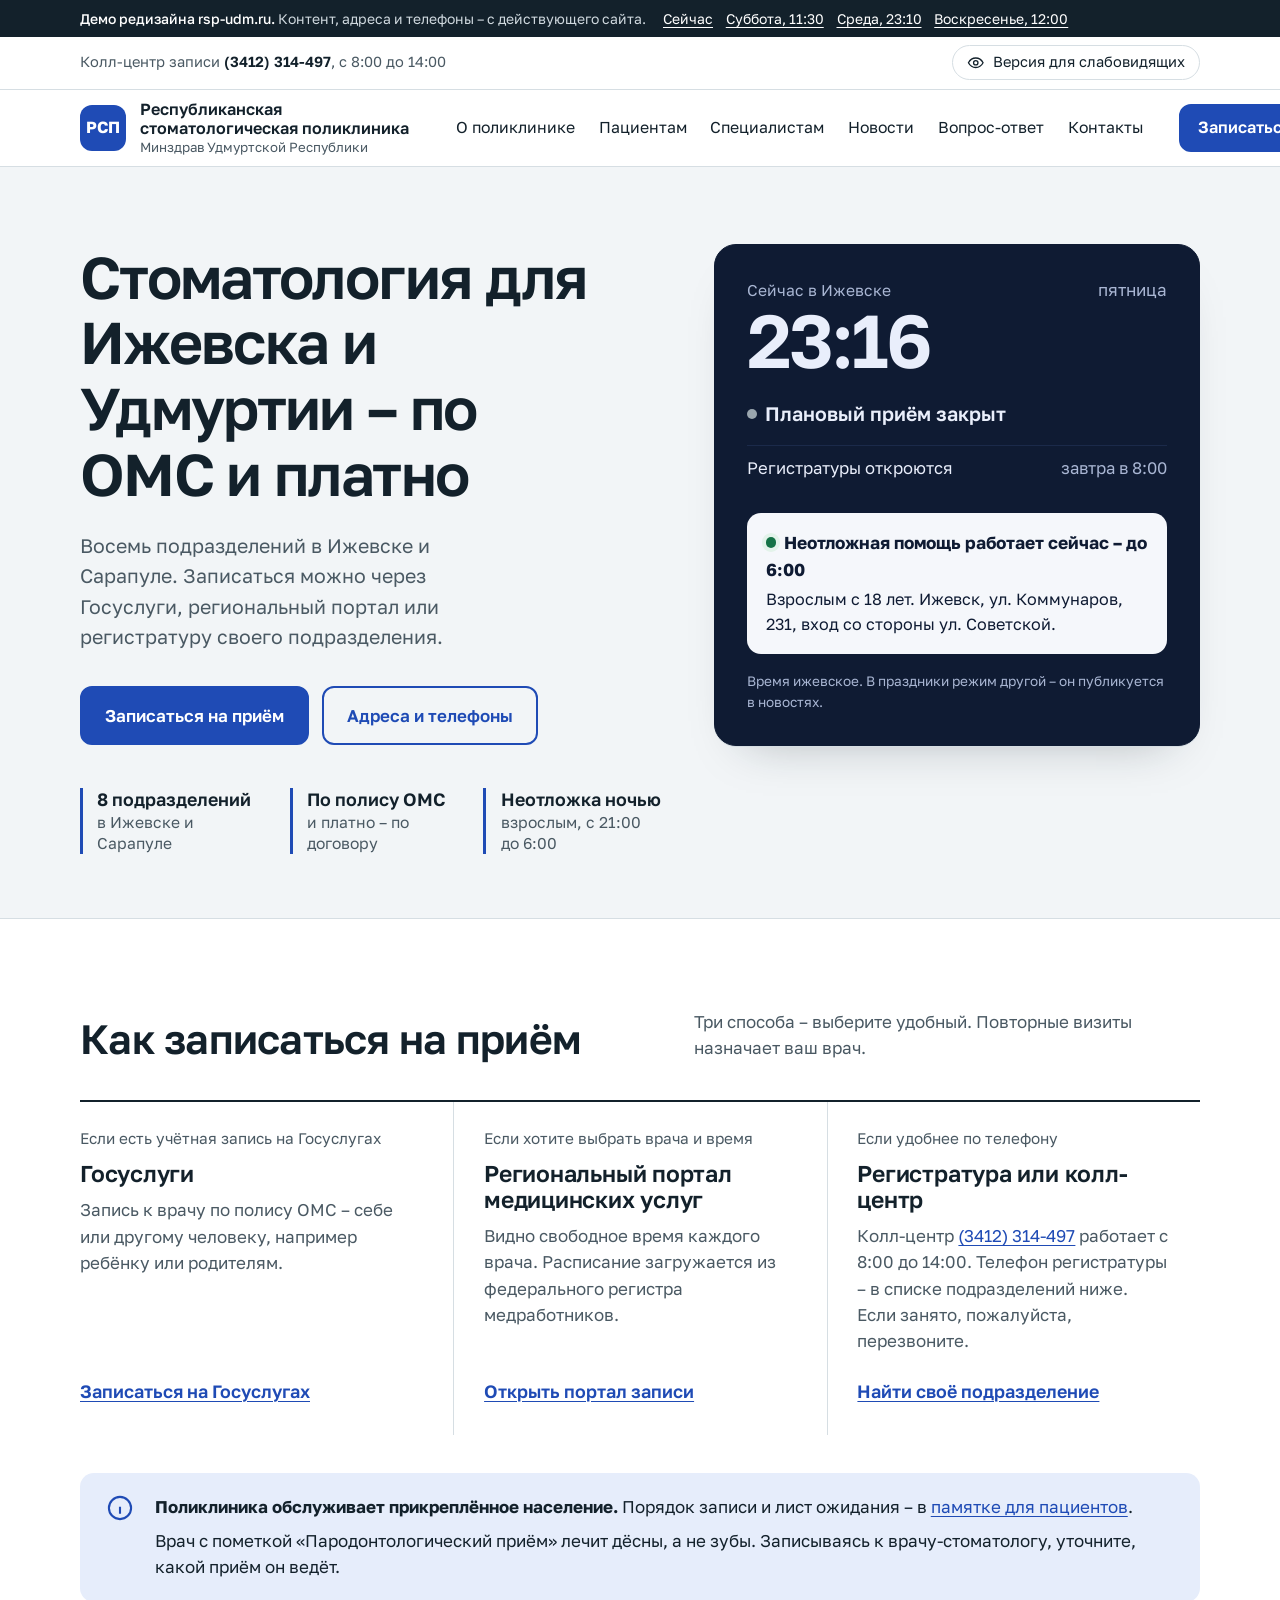
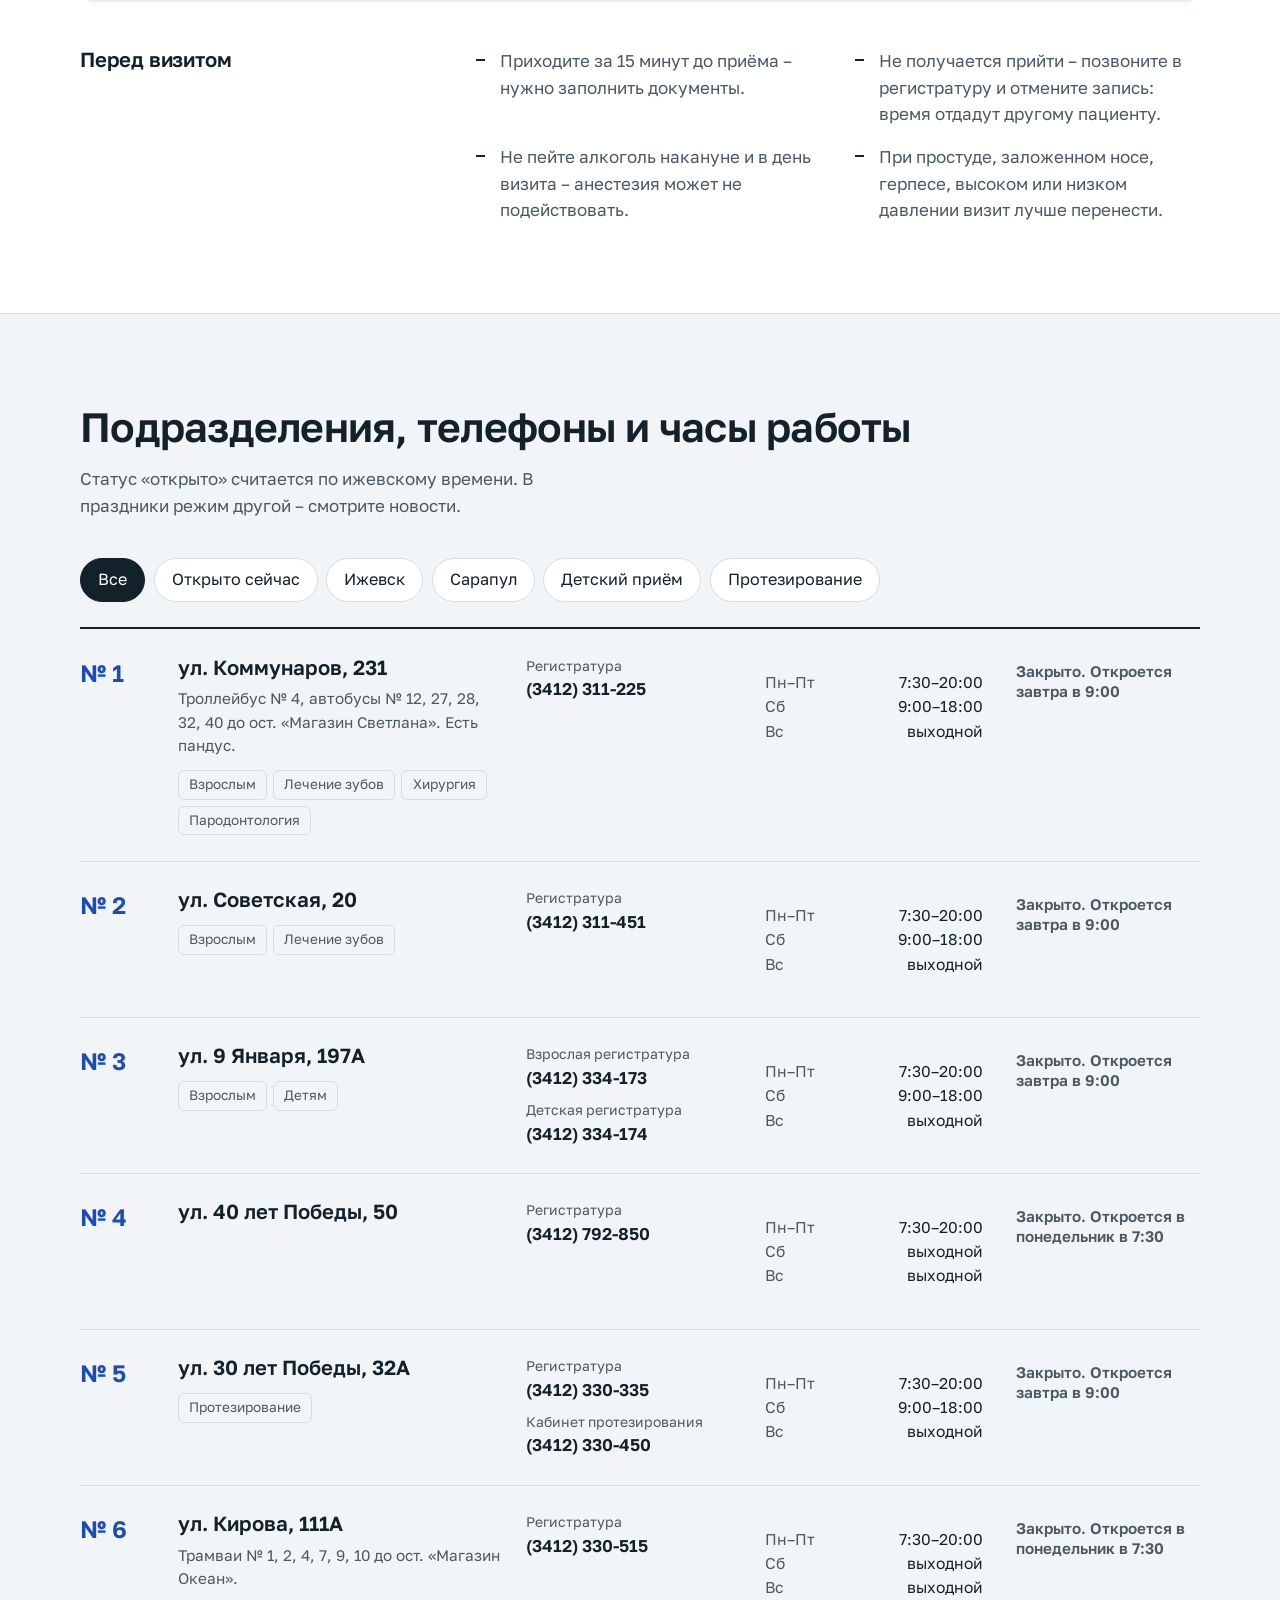
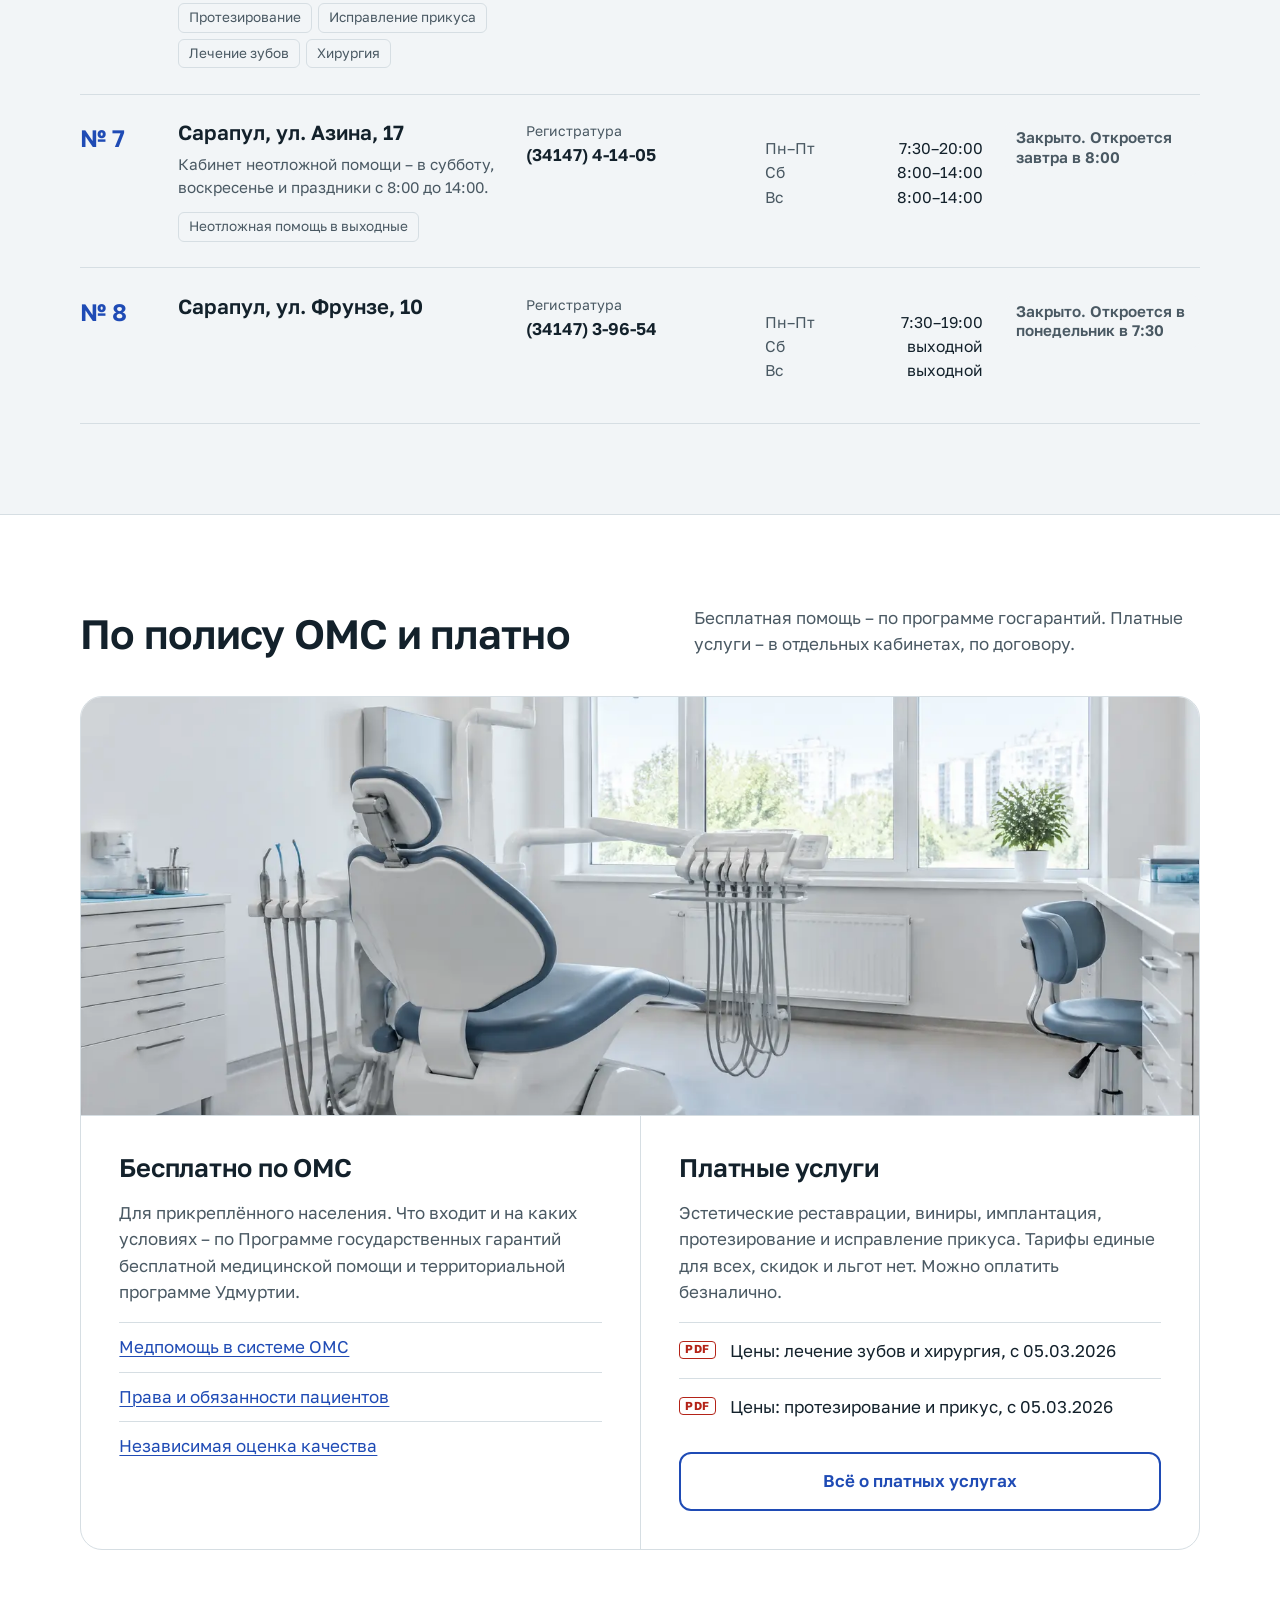
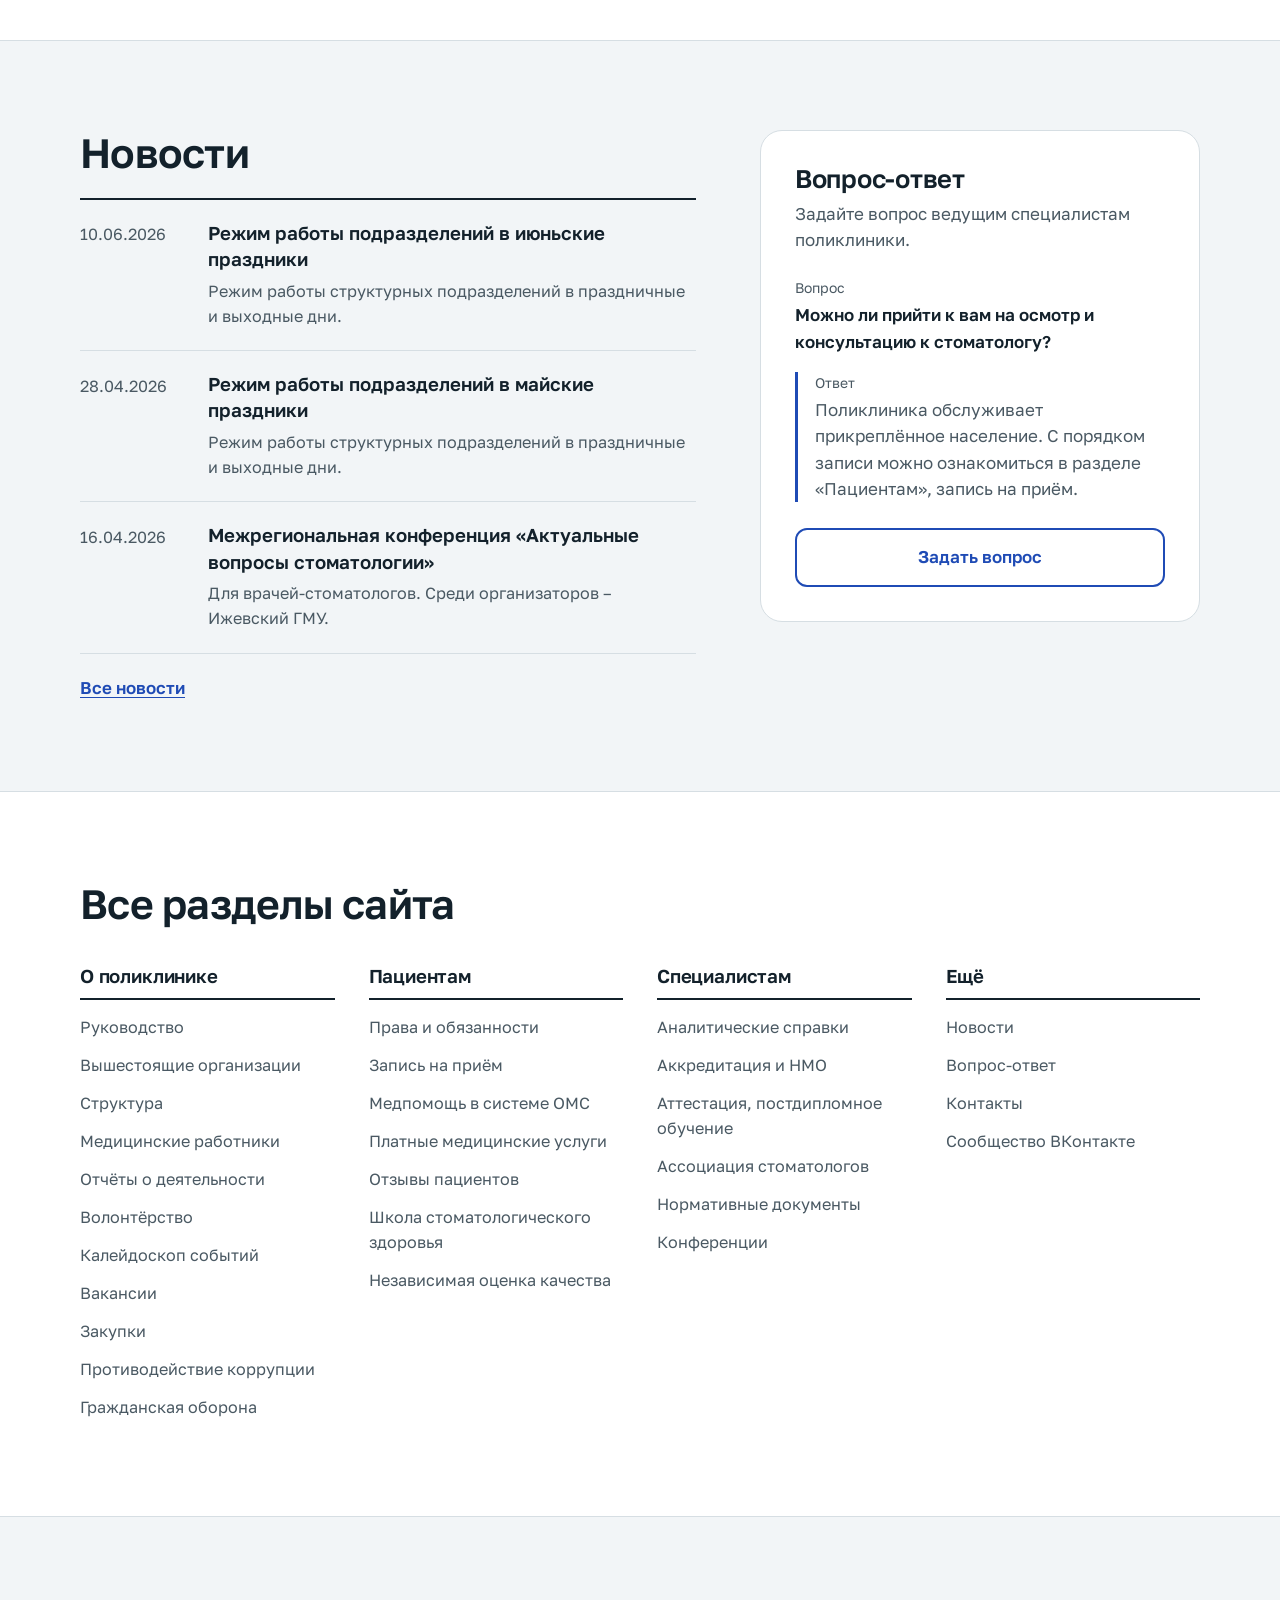
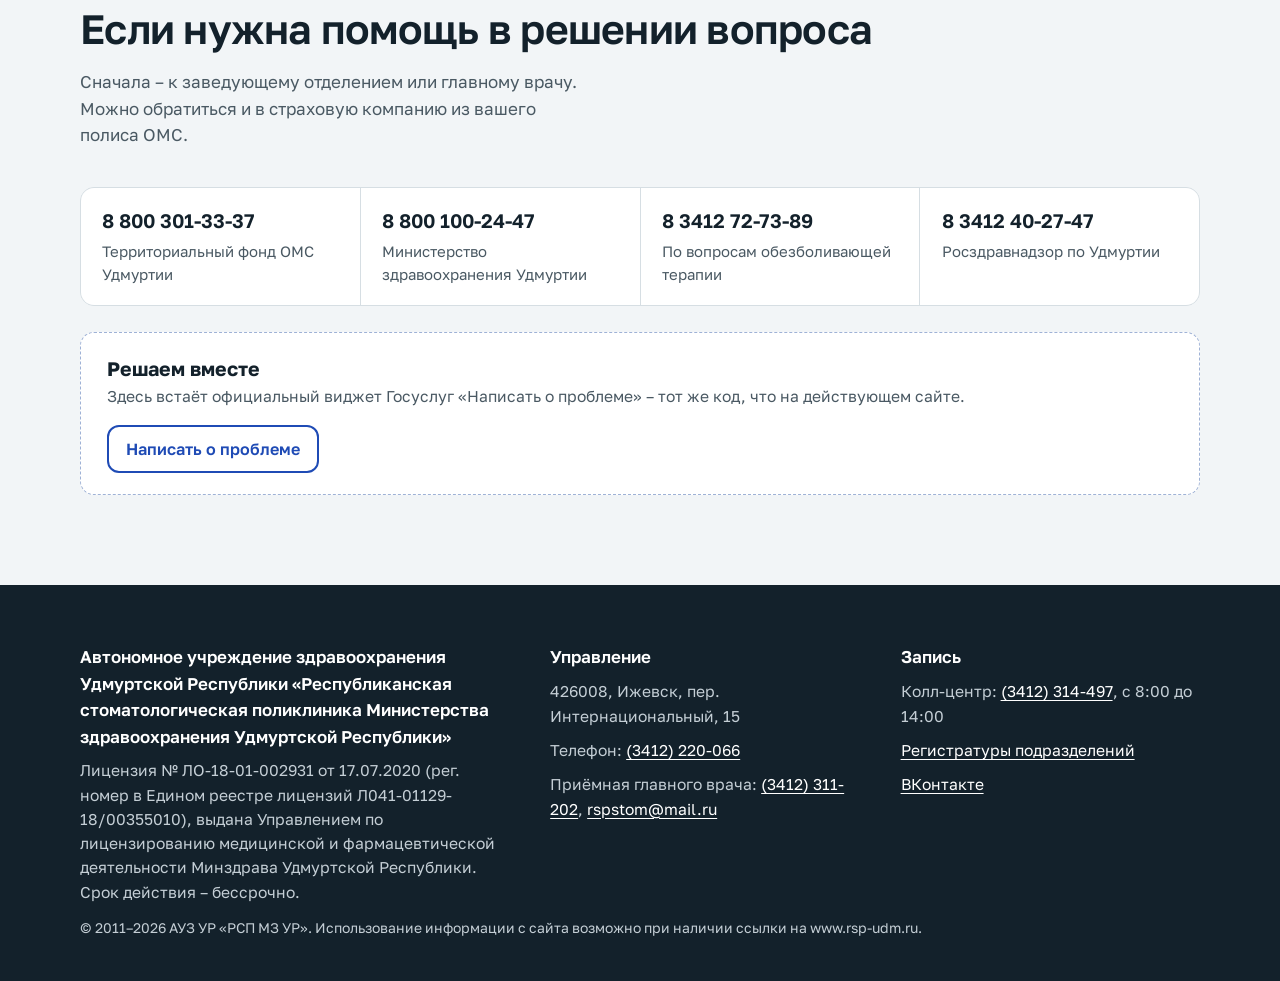
<file: index.html>
<!doctype html>
<html lang="ru">
<head>
<meta charset="utf-8">
<meta name="viewport" content="width=device-width, initial-scale=1">
<title>Республиканская стоматологическая поликлиника – Ижевск</title>
<meta name="description" content="Республиканская стоматологическая поликлиника Минздрава Удмуртии: 8 подразделений в Ижевске и Сарапуле, приём по ОМС и платно, неотложная помощь ночью. Адреса, телефоны, запись.">
<meta name="robots" content="noindex, nofollow">
<link rel="icon" href="data:image/svg+xml,%3Csvg xmlns='http://www.w3.org/2000/svg' viewBox='0 0 32 32'%3E%3Crect width='32' height='32' rx='8' fill='%231f4bb5'/%3E%3Ctext x='16' y='21' font-family='Arial' font-weight='700' font-size='11' fill='%23fff' text-anchor='middle'%3EРСП%3C/text%3E%3C/svg%3E">
<link rel="preconnect" href="https://fonts.googleapis.com">
<link rel="preconnect" href="https://fonts.gstatic.com" crossorigin>
<link href="https://fonts.googleapis.com/css2?family=Golos+Text:wght@400;500;600;700&display=swap" rel="stylesheet">
<link rel="stylesheet" href="style.css">
</head>
<body>

<div class="demo" data-demo>
  <div class="wrap">
    <span><b>Демо редизайна rsp-udm.ru.</b> Контент, адреса и телефоны – с действующего сайта.</span>
    <nav aria-label="Посмотреть табличку в другое время">
      <a href="index.html">Сейчас</a>
      <a href="index.html?t=11:30&amp;d=6">Суббота, 11:30</a>
      <a href="index.html?t=23:10&amp;d=3">Среда, 23:10</a>
      <a href="index.html?t=12:00&amp;d=0">Воскресенье, 12:00</a>
    </nav>
  </div>
</div>

<div class="util">
  <div class="wrap">
    <p class="util__call">Колл-центр записи <a href="tel:+73412314497" class="num">(3412) 314-497</a>, с 8:00 до 14:00</p>
    <div class="a11y-panel" aria-label="Настройки для слабовидящих">
      <span>Шрифт</span>
      <button type="button" data-scale="1.1" aria-pressed="false" aria-label="Шрифт крупнее">А</button>
      <button type="button" data-scale="1.25" aria-pressed="false" aria-label="Шрифт ещё крупнее" style="font-size:1.15em">А</button>
      <button type="button" data-scale="1.45" aria-pressed="false" aria-label="Самый крупный шрифт" style="font-size:1.3em">А</button>
      <button type="button" data-contrast aria-pressed="true">Чёрным на белом</button>
      <button type="button" data-noimg aria-pressed="false">Без картинок</button>
    </div>
    <button type="button" class="a11y-btn" data-a11y aria-pressed="false">
      <svg viewBox="0 0 24 24" fill="none" stroke="currentColor" stroke-width="1.8" aria-hidden="true"><path d="M2 12s3.5-6.5 10-6.5S22 12 22 12s-3.5 6.5-10 6.5S2 12 2 12Z"/><circle cx="12" cy="12" r="3"/></svg>
      <span>Версия для слабовидящих</span>
    </button>
  </div>
</div>

<header class="head">
  <div class="wrap">
    <a class="mark" href="index.html" aria-label="Республиканская стоматологическая поликлиника – на главную">
      <span class="mark__sq" aria-hidden="true">РСП</span>
      <span class="mark__txt">Республиканская стоматологическая поликлиника<small>Минздрав Удмуртской Республики</small></span>
    </a>
    <nav class="nav" aria-label="Основное меню">
      <a href="https://rsp-udm.ru/o_poliklinike.htm">О поликлинике</a>
      <a href="https://rsp-udm.ru/patsientam.htm">Пациентам</a>
      <a href="https://rsp-udm.ru/spetsialistam.htm">Специалистам</a>
      <a href="https://rsp-udm.ru/news.htm">Новости</a>
      <a href="https://rsp-udm.ru/faq.html">Вопрос-ответ</a>
      <a href="#podrazdeleniya">Контакты</a>
    </nav>
    <a class="btn btn--sm" href="#zapis">Записаться</a>
    <button type="button" class="menu-btn" data-menu aria-expanded="false">
      <svg width="20" height="20" viewBox="0 0 20 20" aria-hidden="true"><path d="M2 5h16M2 10h16M2 15h16" stroke="currentColor" stroke-width="2"/></svg>
      <span class="menu-btn__t">Меню</span>
    </button>
  </div>
</header>

<main id="main">

  <section class="hero" aria-labelledby="h1">
    <div class="wrap">
      <div>
        <h1 id="h1">Стоматология для Ижевска и Удмуртии – по ОМС и платно</h1>
        <p class="hero__lead">Восемь подразделений в Ижевске и Сарапуле. Записаться можно через Госуслуги, региональный портал или регистратуру своего подразделения.</p>
        <div class="hero__act">
          <a class="btn" href="#zapis">Записаться на приём</a>
          <a class="btn btn--ghost" href="#podrazdeleniya">Адреса и телефоны</a>
        </div>
        <ul class="hero__facts">
          <li><strong>8 подразделений</strong>в Ижевске и Сарапуле</li>
          <li><strong>По полису ОМС</strong>и платно – по договору</li>
          <li><strong>Неотложка ночью</strong>взрослым, с 21:00 до 6:00</li>
        </ul>
      </div>

      <aside class="board is-first" id="board" aria-live="polite" aria-label="Что открыто сейчас">
        <div class="board__top">
          <span class="board__label">Сейчас в Ижевске</span>
          <span class="board__day" data-day></span>
        </div>
        <p class="board__clock" data-clock>–:–</p>
        <p class="board__sum" data-sum></p>
        <ul class="board__list" data-list></ul>
        <div class="board__urgent" data-urgent></div>
        <p class="board__note" data-note></p>
      </aside>
    </div>
  </section>

  <section class="sec sec--white" id="zapis" aria-labelledby="zapis-h">
    <div class="wrap">
      <div class="sec__head">
        <h2 id="zapis-h">Как записаться на приём</h2>
        <p>Три способа – выберите удобный. Повторные визиты назначает ваш врач.</p>
      </div>
      <div class="ways">
        <article class="way">
          <p class="way__for">Если есть учётная запись на Госуслугах</p>
          <h3>Госуслуги</h3>
          <p>Запись к врачу по полису ОМС – себе или другому человеку, например ребёнку или родителям.</p>
          <p class="way__go"><a href="https://www.gosuslugi.ru/" rel="noopener">Записаться на Госуслугах</a></p>
        </article>
        <article class="way">
          <p class="way__for">Если хотите выбрать врача и время</p>
          <h3>Региональный портал медицинских услуг</h3>
          <p>Видно свободное время каждого врача. Расписание загружается из федерального регистра медработников.</p>
          <p class="way__go"><a href="https://portal18.is-mis.ru/" rel="noopener">Открыть портал записи</a></p>
        </article>
        <article class="way">
          <p class="way__for">Если удобнее по телефону</p>
          <h3>Регистратура или колл-центр</h3>
          <p>Колл-центр <a href="tel:+73412314497" class="num">(3412) 314-497</a> работает с 8:00 до 14:00. Телефон регистратуры – в списке подразделений ниже. Если занято, пожалуйста, перезвоните.</p>
          <p class="way__go"><a href="#podrazdeleniya">Найти своё подразделение</a></p>
        </article>
      </div>

      <div class="tip">
        <svg viewBox="0 0 24 24" fill="none" stroke="currentColor" stroke-width="1.8" aria-hidden="true"><circle cx="12" cy="12" r="9.5"/><path d="M12 11v6M12 7.2v.1"/></svg>
        <div>
          <p><strong>Поликлиника обслуживает прикреплённое население.</strong> Порядок записи и лист ожидания – в <a href="https://rsp-udm.ru/pamyatka_pacientam.htm">памятке для пациентов</a>.</p>
          <p>Врач с пометкой «Пародонтологический приём» лечит дёсны, а не зубы. Записываясь к врачу-стоматологу, уточните, какой приём он ведёт.</p>
        </div>
      </div>

      <div class="before">
        <h3>Перед визитом</h3>
        <ul>
          <li>Приходите за 15 минут до приёма – нужно заполнить документы.</li>
          <li>Не получается прийти – позвоните в регистратуру и отмените запись: время отдадут другому пациенту.</li>
          <li>Не пейте алкоголь накануне и в день визита – анестезия может не подействовать.</li>
          <li>При простуде, заложенном носе, герпесе, высоком или низком давлении визит лучше перенести.</li>
        </ul>
      </div>
    </div>
  </section>

  <section class="sec" id="podrazdeleniya" aria-labelledby="pod-h">
    <div class="wrap">
      <div class="sec__head">
        <h2 id="pod-h">Подразделения, телефоны и часы работы</h2>
        <p>Статус «открыто» считается по ижевскому времени. В праздники режим другой – смотрите новости.</p>
      </div>
      <div class="filters" role="group" aria-label="Показать подразделения">
        <button type="button" class="chip" data-filter="all" aria-pressed="true">Все</button>
        <button type="button" class="chip" data-filter="open" aria-pressed="false">Открыто сейчас</button>
        <button type="button" class="chip" data-filter="izh" aria-pressed="false">Ижевск</button>
        <button type="button" class="chip" data-filter="sar" aria-pressed="false">Сарапул</button>
        <button type="button" class="chip" data-filter="kids" aria-pressed="false">Детский приём</button>
        <button type="button" class="chip" data-filter="prosth" aria-pressed="false">Протезирование</button>
      </div>
      <ul class="branches" id="branches"></ul>
      <p class="branches__empty" id="branches-empty" hidden>Сейчас все подразделения закрыты. Неотложная помощь взрослым – ул. Коммунаров, 231, вход с ул. Советской.</p>
      <noscript><p>Адреса и телефоны всех подразделений – на странице <a href="https://rsp-udm.ru/contacts.htm">Контакты</a>.</p></noscript>
    </div>
  </section>

  <section class="sec sec--white" id="oms" aria-labelledby="oms-h">
    <div class="wrap">
      <div class="sec__head">
        <h2 id="oms-h">По полису ОМС и платно</h2>
        <p>Бесплатная помощь – по программе госгарантий. Платные услуги – в отдельных кабинетах, по договору.</p>
      </div>
      <div class="pay">
        <figure class="pay__photo" style="margin:0">
          <img src="assets/kabinet.webp" srcset="assets/kabinet-900.webp 900w, assets/kabinet.webp 1600w" sizes="(max-width: 1200px) 100vw, 1200px" width="1600" height="900" alt="Светлый стоматологический кабинет: кресло у большого окна, за окном городские дома" loading="lazy">
        </figure>
        <div class="pay__col">
          <h3>Бесплатно по ОМС</h3>
          <p>Для прикреплённого населения. Что входит и на каких условиях – по Программе государственных гарантий бесплатной медицинской помощи и территориальной программе Удмуртии.</p>
          <ul class="list">
            <li><a href="https://rsp-udm.ru/medpomosch_v_sisteme_oms.htm">Медпомощь в системе ОМС</a></li>
            <li><a href="https://rsp-udm.ru/patsientam.htm">Права и обязанности пациентов</a></li>
            <li><a href="https://rsp-udm.ru/kachestvo.htm">Независимая оценка качества</a></li>
          </ul>
        </div>
        <div class="pay__col">
          <h3>Платные услуги</h3>
          <p>Эстетические реставрации, виниры, имплантация, протезирование и исправление прикуса. Тарифы единые для всех, скидок и льгот нет. Можно оплатить безналично.</p>
          <ul class="list docs">
            <li><a href="https://rsp-udm.ru/doc/Прейскурант по терапевтической, хирургической стоматологии с 05.03.2026.pdf"><span class="ext">PDF</span><span>Цены: лечение зубов и хирургия, с 05.03.2026</span></a></li>
            <li><a href="https://rsp-udm.ru/doc/Прейскурант по ортопедической стоматологии и ортодонтии с 05.03.2026.pdf"><span class="ext">PDF</span><span>Цены: протезирование и прикус, с 05.03.2026</span></a></li>
          </ul>
          <a class="btn btn--ghost" href="platnye-uslugi.html">Всё о платных услугах</a>
        </div>
      </div>
    </div>
  </section>

  <section class="sec" aria-labelledby="news-h">
    <div class="wrap newsqa">
      <div>
        <div class="sec__head" style="margin-bottom:1.25rem">
          <h2 id="news-h">Новости</h2>
        </div>
        <ul class="news">
          <li><time datetime="2026-06-10">10.06.2026</time><div><a href="https://rsp-udm.ru/news_342.html">Режим работы подразделений в июньские праздники</a><p>Режим работы структурных подразделений в праздничные и выходные дни.</p></div></li>
          <li><time datetime="2026-04-28">28.04.2026</time><div><a href="https://rsp-udm.ru/news_341.html">Режим работы подразделений в майские праздники</a><p>Режим работы структурных подразделений в праздничные и выходные дни.</p></div></li>
          <li><time datetime="2026-04-16">16.04.2026</time><div><a href="https://rsp-udm.ru/news_340.html">Межрегиональная конференция «Актуальные вопросы стоматологии»</a><p>Для врачей-стоматологов. Среди организаторов – Ижевский ГМУ.</p></div></li>
        </ul>
        <a class="more" href="https://rsp-udm.ru/news.htm">Все новости</a>
      </div>
      <aside class="qa" aria-labelledby="qa-h">
        <h3 id="qa-h">Вопрос-ответ</h3>
        <p>Задайте вопрос ведущим специалистам поликлиники.</p>
        <blockquote>
          <p class="qa__q"><span>Вопрос</span>Можно ли прийти к вам на осмотр и консультацию к стоматологу?</p>
          <p class="qa__a"><span>Ответ</span>Поликлиника обслуживает прикреплённое население. С порядком записи можно ознакомиться в разделе «Пациентам», запись на приём.</p>
        </blockquote>
        <a class="btn btn--ghost" href="https://rsp-udm.ru/faq.html">Задать вопрос</a>
      </aside>
    </div>
  </section>

  <section class="sec sec--white" aria-labelledby="map-h">
    <div class="wrap">
      <div class="sec__head"><h2 id="map-h">Все разделы сайта</h2></div>
      <div class="map">
        <div>
          <h3><a href="https://rsp-udm.ru/o_poliklinike.htm">О поликлинике</a></h3>
          <ul>
            <li><a href="https://rsp-udm.ru/rukovodstvo.htm">Руководство</a></li>
            <li><a href="https://rsp-udm.ru/vyshestoyaschie_organizatsii.htm">Вышестоящие организации</a></li>
            <li><a href="https://rsp-udm.ru/struktura.htm">Структура</a></li>
            <li><a href="https://rsp-udm.ru/medrabotniki.htm">Медицинские работники</a></li>
            <li><a href="https://rsp-udm.ru/otchety_o_deyatelnosti.htm">Отчёты о деятельности</a></li>
            <li><a href="https://rsp-udm.ru/volonterstvo.htm">Волонтёрство</a></li>
            <li><a href="https://rsp-udm.ru/vnutrennie_meropriyatia.htm">Калейдоскоп событий</a></li>
            <li><a href="https://rsp-udm.ru/vakansii.htm">Вакансии</a></li>
            <li><a href="https://rsp-udm.ru/zakupki.htm">Закупки</a></li>
            <li><a href="https://rsp-udm.ru/protivodeystvie_korrupcii.htm">Противодействие коррупции</a></li>
            <li><a href="https://rsp-udm.ru/g_oborona.htm">Гражданская оборона</a></li>
          </ul>
        </div>
        <div>
          <h3><a href="https://rsp-udm.ru/patsientam.htm">Пациентам</a></h3>
          <ul>
            <li><a href="https://rsp-udm.ru/patsientam.htm">Права и обязанности</a></li>
            <li><a href="https://rsp-udm.ru/pamyatka_pacientam.htm">Запись на приём</a></li>
            <li><a href="https://rsp-udm.ru/medpomosch_v_sisteme_oms.htm">Медпомощь в системе ОМС</a></li>
            <li><a href="platnye-uslugi.html">Платные медицинские услуги</a></li>
            <li><a href="https://rsp-udm.ru/otzivi_pacientov.htm">Отзывы пациентов</a></li>
            <li><a href="https://rsp-udm.ru/shkola_stomatologicheskogo_zdorovya.htm">Школа стоматологического здоровья</a></li>
            <li><a href="https://rsp-udm.ru/kachestvo.htm">Независимая оценка качества</a></li>
          </ul>
        </div>
        <div>
          <h3><a href="https://rsp-udm.ru/spetsialistam.htm">Специалистам</a></h3>
          <ul>
            <li><a href="https://rsp-udm.ru/spetsialistam.htm">Аналитические справки</a></li>
            <li><a href="https://rsp-udm.ru/accredo.htm">Аккредитация и НМО</a></li>
            <li><a href="https://rsp-udm.ru/attestatsiya.htm">Аттестация, постдипломное обучение</a></li>
            <li><a href="https://rsp-udm.ru/assotsiatsiya_stomatologov.htm">Ассоциация стоматологов</a></li>
            <li><a href="https://rsp-udm.ru/normativnye_dokumenty.htm">Нормативные документы</a></li>
            <li><a href="https://rsp-udm.ru/konferentsii.htm">Конференции</a></li>
          </ul>
        </div>
        <div>
          <h3>Ещё</h3>
          <ul>
            <li><a href="https://rsp-udm.ru/news.htm">Новости</a></li>
            <li><a href="https://rsp-udm.ru/faq.html">Вопрос-ответ</a></li>
            <li><a href="#podrazdeleniya">Контакты</a></li>
            <li><a href="https://vk.com/auzurrspmzur" rel="noopener">Сообщество ВКонтакте</a></li>
          </ul>
        </div>
      </div>
    </div>
  </section>

  <section class="sec" aria-labelledby="lines-h">
    <div class="wrap">
      <div class="sec__head">
        <h2 id="lines-h">Если нужна помощь в решении вопроса</h2>
        <p>Сначала – к заведующему отделением или главному врачу. Можно обратиться и в страховую компанию из вашего полиса ОМС.</p>
      </div>
      <div class="lines">
        <div><a href="tel:+78003013337">8 800 301-33-37</a><p>Территориальный фонд ОМС Удмуртии</p></div>
        <div><a href="tel:+78001002447">8 800 100-24-47</a><p>Министерство здравоохранения Удмуртии</p></div>
        <div><a href="tel:+73412727389">8 3412 72-73-89</a><p>По вопросам обезболивающей терапии</p></div>
        <div><a href="tel:+73412402747">8 3412 40-27-47</a><p>Росздравнадзор по Удмуртии</p></div>
      </div>
      <div class="pos">
        <div><strong>Решаем вместе</strong><p>Здесь встаёт официальный виджет Госуслуг «Написать о проблеме» – тот же код, что на действующем сайте.</p></div>
        <a class="btn btn--ghost btn--sm" href="https://pos.gosuslugi.ru/" rel="noopener">Написать о проблеме</a>
      </div>
    </div>
  </section>

</main>

<footer class="foot">
  <div class="wrap">
    <div class="foot__grid">
      <div>
        <strong>Автономное учреждение здравоохранения Удмуртской Республики «Республиканская стоматологическая поликлиника Министерства здравоохранения Удмуртской Республики»</strong>
        <p>Лицензия № ЛО-18-01-002931 от 17.07.2020 (рег. номер в Едином реестре лицензий Л041-01129-18/00355010), выдана Управлением по лицензированию медицинской и фармацевтической деятельности Минздрава Удмуртской Республики. Срок действия – бессрочно.</p>
      </div>
      <div>
        <strong>Управление</strong>
        <p>426008, Ижевск, пер. Интернациональный, 15</p>
        <p>Телефон: <a href="tel:+73412220066">(3412) 220-066</a></p>
        <p>Приёмная главного врача: <a href="tel:+73412311202">(3412) 311-202</a>, <a href="mailto:rspstom@mail.ru">rspstom@mail.ru</a></p>
      </div>
      <div>
        <strong>Запись</strong>
        <p>Колл-центр: <a href="tel:+73412314497">(3412) 314-497</a>, с 8:00 до 14:00</p>
        <p><a href="#podrazdeleniya">Регистратуры подразделений</a></p>
        <p><a href="https://vk.com/auzurrspmzur" rel="noopener">ВКонтакте</a></p>
      </div>
    </div>
    <p class="foot__copy">© 2011–2026 АУЗ УР «РСП МЗ УР». Использование информации с сайта возможно при наличии ссылки на www.rsp-udm.ru.</p>
  </div>
</footer>

<script src="app.js"></script>
</body>
</html>
</file>
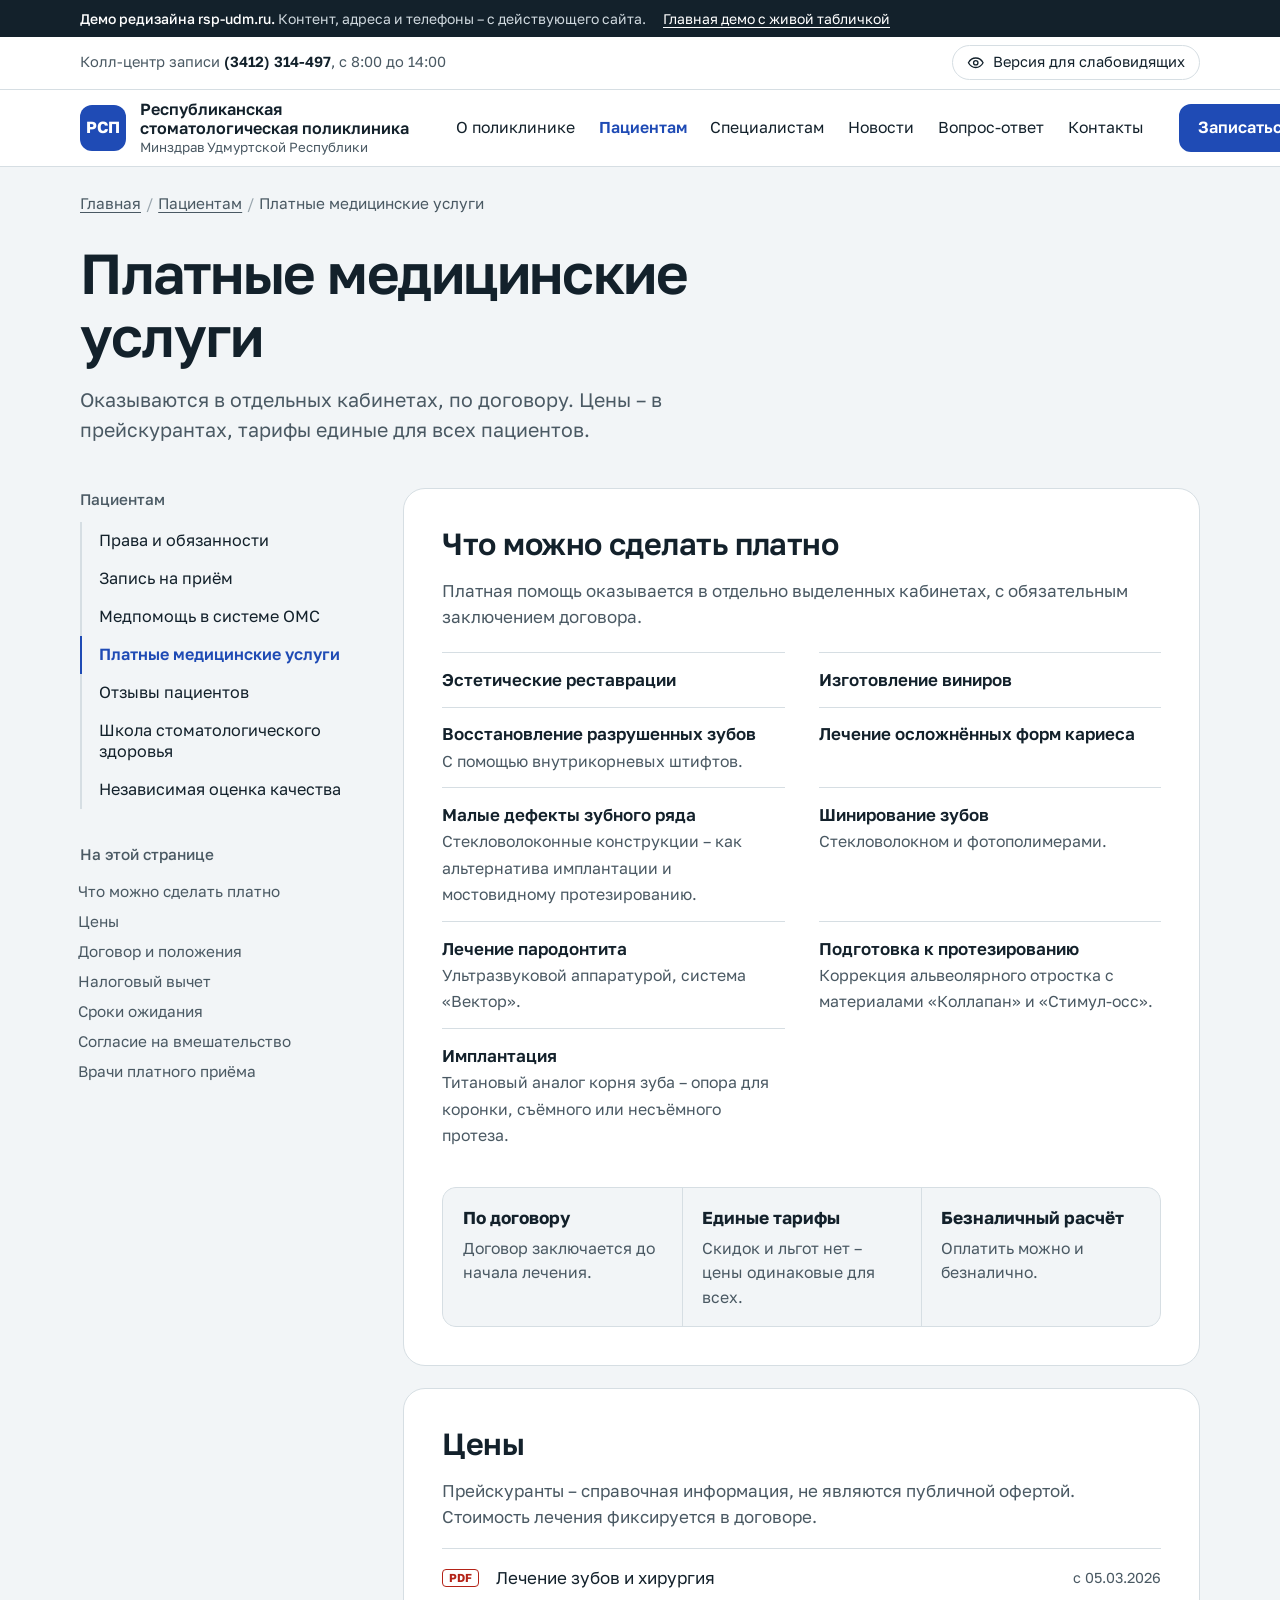
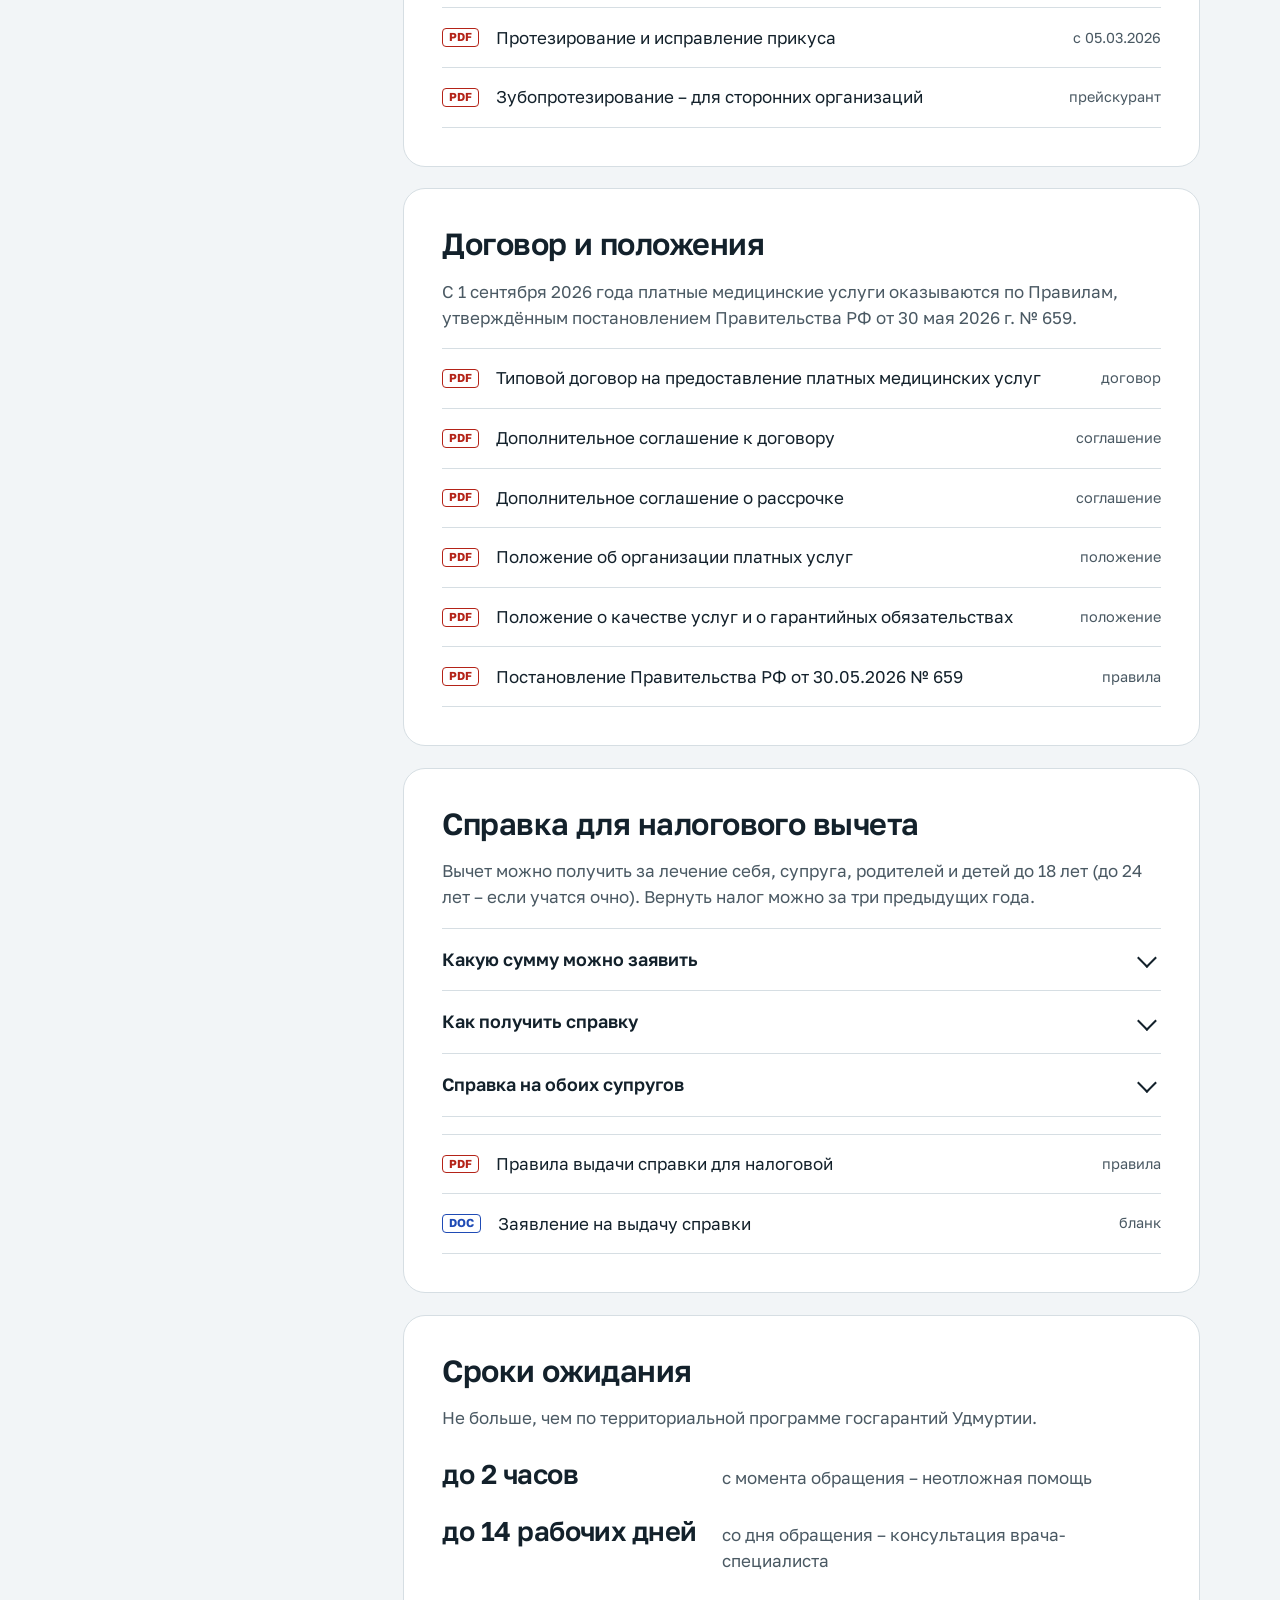
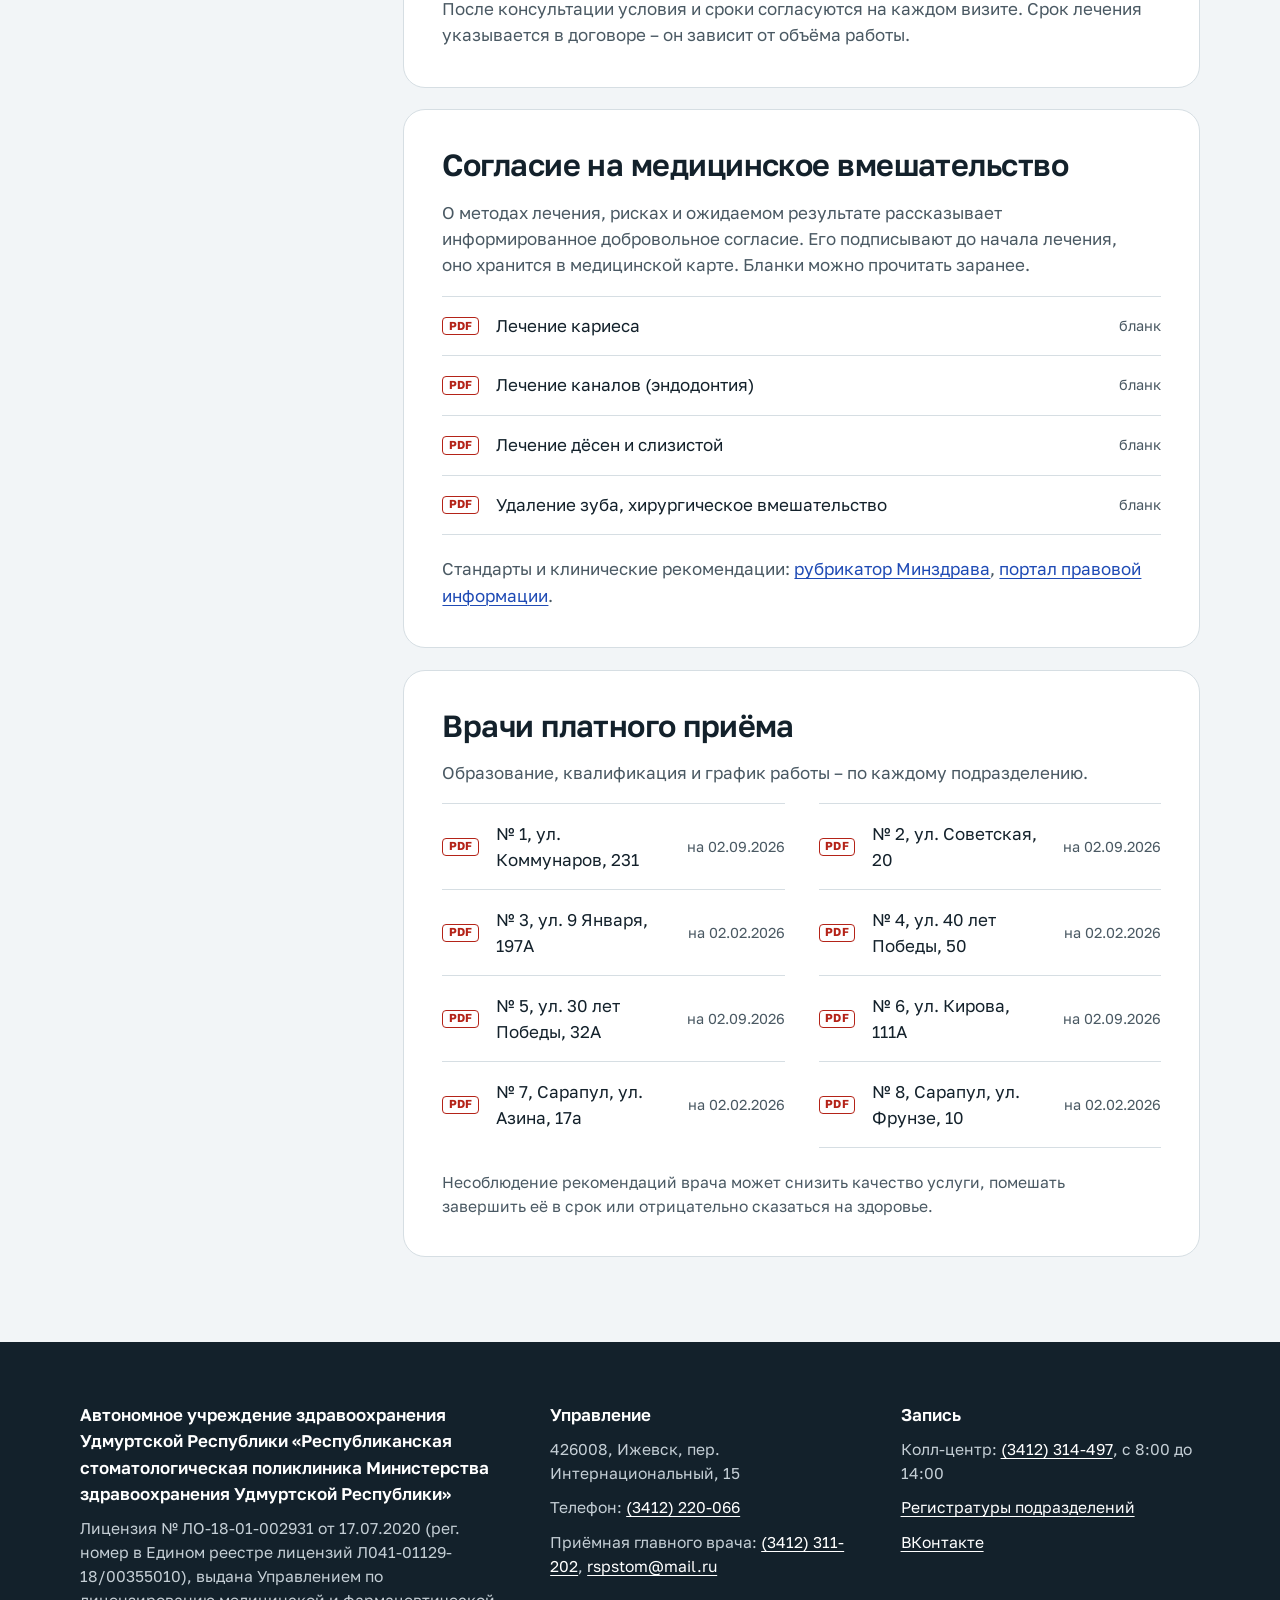
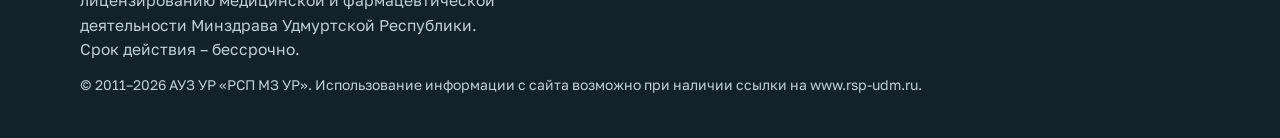
<file: platnye-uslugi.html>
<!doctype html>
<html lang="ru">
<head>
<meta charset="utf-8">
<meta name="viewport" content="width=device-width, initial-scale=1">
<title>Платные медицинские услуги – Республиканская стоматологическая поликлиника</title>
<meta name="description" content="Платные стоматологические услуги РСП МЗ УР в Ижевске и Сарапуле: что можно сделать, прейскуранты, договор, справка для налогового вычета, сроки ожидания.">
<meta name="robots" content="noindex, nofollow">
<link rel="icon" href="data:image/svg+xml,%3Csvg xmlns='http://www.w3.org/2000/svg' viewBox='0 0 32 32'%3E%3Crect width='32' height='32' rx='8' fill='%231f4bb5'/%3E%3Ctext x='16' y='21' font-family='Arial' font-weight='700' font-size='11' fill='%23fff' text-anchor='middle'%3EРСП%3C/text%3E%3C/svg%3E">
<link rel="preconnect" href="https://fonts.googleapis.com">
<link rel="preconnect" href="https://fonts.gstatic.com" crossorigin>
<link href="https://fonts.googleapis.com/css2?family=Golos+Text:wght@400;500;600;700&display=swap" rel="stylesheet">
<link rel="stylesheet" href="style.css">
</head>
<body>

<div class="demo" data-demo>
  <div class="wrap">
    <span><b>Демо редизайна rsp-udm.ru.</b> Контент, адреса и телефоны – с действующего сайта.</span>
    <a href="index.html">Главная демо с живой табличкой</a>
  </div>
</div>

<div class="util">
  <div class="wrap">
    <p class="util__call">Колл-центр записи <a href="tel:+73412314497" class="num">(3412) 314-497</a>, с 8:00 до 14:00</p>
    <div class="a11y-panel" aria-label="Настройки для слабовидящих">
      <span>Шрифт</span>
      <button type="button" data-scale="1.1" aria-pressed="false" aria-label="Шрифт крупнее">А</button>
      <button type="button" data-scale="1.25" aria-pressed="false" aria-label="Шрифт ещё крупнее" style="font-size:1.15em">А</button>
      <button type="button" data-scale="1.45" aria-pressed="false" aria-label="Самый крупный шрифт" style="font-size:1.3em">А</button>
      <button type="button" data-contrast aria-pressed="true">Чёрным на белом</button>
      <button type="button" data-noimg aria-pressed="false">Без картинок</button>
    </div>
    <button type="button" class="a11y-btn" data-a11y aria-pressed="false">
      <svg viewBox="0 0 24 24" fill="none" stroke="currentColor" stroke-width="1.8" aria-hidden="true"><path d="M2 12s3.5-6.5 10-6.5S22 12 22 12s-3.5 6.5-10 6.5S2 12 2 12Z"/><circle cx="12" cy="12" r="3"/></svg>
      <span>Версия для слабовидящих</span>
    </button>
  </div>
</div>

<header class="head">
  <div class="wrap">
    <a class="mark" href="index.html" aria-label="Республиканская стоматологическая поликлиника – на главную">
      <span class="mark__sq" aria-hidden="true">РСП</span>
      <span class="mark__txt">Республиканская стоматологическая поликлиника<small>Минздрав Удмуртской Республики</small></span>
    </a>
    <nav class="nav" aria-label="Основное меню">
      <a href="https://rsp-udm.ru/o_poliklinike.htm">О поликлинике</a>
      <a href="https://rsp-udm.ru/patsientam.htm" aria-current="page">Пациентам</a>
      <a href="https://rsp-udm.ru/spetsialistam.htm">Специалистам</a>
      <a href="https://rsp-udm.ru/news.htm">Новости</a>
      <a href="https://rsp-udm.ru/faq.html">Вопрос-ответ</a>
      <a href="index.html#podrazdeleniya">Контакты</a>
    </nav>
    <a class="btn btn--sm" href="index.html#zapis">Записаться</a>
    <button type="button" class="menu-btn" data-menu aria-expanded="false">
      <svg width="20" height="20" viewBox="0 0 20 20" aria-hidden="true"><path d="M2 5h16M2 10h16M2 15h16" stroke="currentColor" stroke-width="2"/></svg>
      <span class="menu-btn__t">Меню</span>
    </button>
  </div>
</header>

<main id="main">
  <div class="wrap">
    <nav class="crumbs" aria-label="Вы здесь">
      <ol>
        <li><a href="index.html">Главная</a></li>
        <li><a href="https://rsp-udm.ru/patsientam.htm">Пациентам</a></li>
        <li aria-current="page">Платные медицинские услуги</li>
      </ol>
    </nav>
    <header class="page-head">
      <h1>Платные медицинские услуги</h1>
      <p>Оказываются в отдельных кабинетах, по договору. Цены – в прейскурантах, тарифы единые для всех пациентов.</p>
    </header>

    <div class="layout">
      <aside class="side">
        <nav aria-label="Раздел «Пациентам»">
          <strong>Пациентам</strong>
          <ul>
            <li><a href="https://rsp-udm.ru/patsientam.htm">Права и обязанности</a></li>
            <li><a href="https://rsp-udm.ru/pamyatka_pacientam.htm">Запись на приём</a></li>
            <li><a href="https://rsp-udm.ru/medpomosch_v_sisteme_oms.htm">Медпомощь в системе ОМС</a></li>
            <li><a href="platnye-uslugi.html" aria-current="page">Платные медицинские услуги</a></li>
            <li><a href="https://rsp-udm.ru/otzivi_pacientov.htm">Отзывы пациентов</a></li>
            <li><a href="https://rsp-udm.ru/shkola_stomatologicheskogo_zdorovya.htm">Школа стоматологического здоровья</a></li>
            <li><a href="https://rsp-udm.ru/kachestvo.htm">Независимая оценка качества</a></li>
          </ul>
        </nav>
        <nav class="side__toc" aria-label="На этой странице">
          <strong>На этой странице</strong>
          <ul>
            <li><a href="#vidy">Что можно сделать платно</a></li>
            <li><a href="#ceny">Цены</a></li>
            <li><a href="#dogovor">Договор и положения</a></li>
            <li><a href="#vychet">Налоговый вычет</a></li>
            <li><a href="#sroki">Сроки ожидания</a></li>
            <li><a href="#soglasie">Согласие на вмешательство</a></li>
            <li><a href="#vrachi">Врачи платного приёма</a></li>
          </ul>
        </nav>
      </aside>

      <div class="content">
        <section class="block" id="vidy" aria-labelledby="vidy-h">
          <h2 id="vidy-h">Что можно сделать платно</h2>
          <p>Платная помощь оказывается в отдельно выделенных кабинетах, с обязательным заключением договора.</p>
          <ul class="kinds">
            <li><strong>Эстетические реставрации</strong></li>
            <li><strong>Изготовление виниров</strong></li>
            <li><strong>Восстановление разрушенных зубов</strong><span>С помощью внутрикорневых штифтов.</span></li>
            <li><strong>Лечение осложнённых форм кариеса</strong></li>
            <li><strong>Малые дефекты зубного ряда</strong><span>Стекловолоконные конструкции – как альтернатива имплантации и мостовидному протезированию.</span></li>
            <li><strong>Шинирование зубов</strong><span>Стекловолокном и фотополимерами.</span></li>
            <li><strong>Лечение пародонтита</strong><span>Ультразвуковой аппаратурой, система «Вектор».</span></li>
            <li><strong>Подготовка к протезированию</strong><span>Коррекция альвеолярного отростка с материалами «Коллапан» и «Стимул-осс».</span></li>
            <li><strong>Имплантация</strong><span>Титановый аналог корня зуба – опора для коронки, съёмного или несъёмного протеза.</span></li>
          </ul>
          <div class="facts3">
            <div><strong>По договору</strong>Договор заключается до начала лечения.</div>
            <div><strong>Единые тарифы</strong>Скидок и льгот нет – цены одинаковые для всех.</div>
            <div><strong>Безналичный расчёт</strong>Оплатить можно и безналично.</div>
          </div>
        </section>

        <section class="block" id="ceny" aria-labelledby="ceny-h">
          <h2 id="ceny-h">Цены</h2>
          <p>Прейскуранты – справочная информация, не являются публичной офертой. Стоимость лечения фиксируется в договоре.</p>
          <ul class="docs-list">
            <li><a href="https://rsp-udm.ru/doc/Прейскурант по терапевтической, хирургической стоматологии с 05.03.2026.pdf"><span class="ext">PDF</span><span class="docs-list__t">Лечение зубов и хирургия</span><span class="docs-list__m">с 05.03.2026</span></a></li>
            <li><a href="https://rsp-udm.ru/doc/Прейскурант по ортопедической стоматологии и ортодонтии с 05.03.2026.pdf"><span class="ext">PDF</span><span class="docs-list__t">Протезирование и исправление прикуса</span><span class="docs-list__m">с 05.03.2026</span></a></li>
            <li><a href="https://rsp-udm.ru/doc/прейскурант зубопротез.pdf"><span class="ext">PDF</span><span class="docs-list__t">Зубопротезирование – для сторонних организаций</span><span class="docs-list__m">прейскурант</span></a></li>
          </ul>
        </section>

        <section class="block" id="dogovor" aria-labelledby="dogovor-h">
          <h2 id="dogovor-h">Договор и положения</h2>
          <p>С 1 сентября 2026 года платные медицинские услуги оказываются по Правилам, утверждённым постановлением Правительства РФ от 30 мая 2026 г. № 659.</p>
          <ul class="docs-list">
            <li><a href="https://rsp-udm.ru/doc/inform_197.pdf"><span class="ext">PDF</span><span class="docs-list__t">Типовой договор на предоставление платных медицинских услуг</span><span class="docs-list__m">договор</span></a></li>
            <li><a href="https://rsp-udm.ru/doc/inform_198.pdf"><span class="ext">PDF</span><span class="docs-list__t">Дополнительное соглашение к договору</span><span class="docs-list__m">соглашение</span></a></li>
            <li><a href="https://rsp-udm.ru/doc/pril2026.pdf"><span class="ext">PDF</span><span class="docs-list__t">Дополнительное соглашение о рассрочке</span><span class="docs-list__m">соглашение</span></a></li>
            <li><a href="https://rsp-udm.ru/doc/inform_253.pdf"><span class="ext">PDF</span><span class="docs-list__t">Положение об организации платных услуг</span><span class="docs-list__m">положение</span></a></li>
            <li><a href="https://rsp-udm.ru/doc/inform_199.pdf"><span class="ext">PDF</span><span class="docs-list__t">Положение о качестве услуг и о гарантийных обязательствах</span><span class="docs-list__m">положение</span></a></li>
            <li><a href="https://rsp-udm.ru/doc/post736.pdf"><span class="ext">PDF</span><span class="docs-list__t">Постановление Правительства РФ от 30.05.2026 № 659</span><span class="docs-list__m">правила</span></a></li>
          </ul>
        </section>

        <section class="block" id="vychet" aria-labelledby="vychet-h">
          <h2 id="vychet-h">Справка для налогового вычета</h2>
          <p>Вычет можно получить за лечение себя, супруга, родителей и детей до 18 лет (до 24 лет – если учатся очно). Вернуть налог можно за три предыдущих года.</p>
          <div style="margin-top:1rem">
            <details class="acc">
              <summary>Какую сумму можно заявить</summary>
              <div class="acc__body">
                <p>До 150 000 ₽ за услуги, оказанные в 2024 году и позже, и до 120 000 ₽ – за услуги до 2024 года.</p>
                <p>По дорогостоящему лечению, например имплантации, – в размере фактических расходов, без этого ограничения. В справке ставится код услуги: 1 – обычное лечение, 2 – дорогостоящее.</p>
              </div>
            </details>
            <details class="acc">
              <summary>Как получить справку</summary>
              <div class="acc__body">
                <p>Подайте заявление в том подразделении, где лечились. Понадобятся ИНН и паспорт пациента или налогоплательщика.</p>
                <ul>
                  <li>Справку готовят до 30 календарных дней.</li>
                  <li>Когда будет готова – позвоним по телефону из заявления.</li>
                  <li>Забрать – в том же подразделении, на бумаге.</li>
                </ul>
                <p>По электронной почте справки не отправляются – это требование закона о защите медицинской информации.</p>
              </div>
            </details>
            <details class="acc">
              <summary>Справка на обоих супругов</summary>
              <div class="acc__body">
                <p>Справка заполняется отдельно на каждого. Если вычет получают оба супруга, в справке указывается согласованная ими сумма расходов. Заполнять справки на одни и те же расходы одновременно на обоих супругов нельзя.</p>
              </div>
            </details>
          </div>
          <ul class="docs-list">
            <li><a href="https://rsp-udm.ru/doc/pravila_nalog.pdf"><span class="ext">PDF</span><span class="docs-list__t">Правила выдачи справки для налоговой</span><span class="docs-list__m">правила</span></a></li>
            <li><a href="https://rsp-udm.ru/doc/gni.doc"><span class="ext ext--doc">DOC</span><span class="docs-list__t">Заявление на выдачу справки</span><span class="docs-list__m">бланк</span></a></li>
          </ul>
        </section>

        <section class="block" id="sroki" aria-labelledby="sroki-h">
          <h2 id="sroki-h">Сроки ожидания</h2>
          <p>Не больше, чем по территориальной программе госгарантий Удмуртии.</p>
          <div class="wait">
            <b>до 2 часов</b><span>с момента обращения – неотложная помощь</span>
            <b>до 14 рабочих дней</b><span>со дня обращения – консультация врача-специалиста</span>
          </div>
          <p style="margin-top:1.25rem">После консультации условия и сроки согласуются на каждом визите. Срок лечения указывается в договоре – он зависит от объёма работы.</p>
        </section>

        <section class="block" id="soglasie" aria-labelledby="soglasie-h">
          <h2 id="soglasie-h">Согласие на медицинское вмешательство</h2>
          <p>О методах лечения, рисках и ожидаемом результате рассказывает информированное добровольное согласие. Его подписывают до начала лечения, оно хранится в медицинской карте. Бланки можно прочитать заранее.</p>
          <ul class="docs-list">
            <li><a href="https://rsp-udm.ru/doc/ИДС кариес.pdf"><span class="ext">PDF</span><span class="docs-list__t">Лечение кариеса</span><span class="docs-list__m">бланк</span></a></li>
            <li><a href="https://rsp-udm.ru/doc/ИДС эндодонтия ВЗР.pdf"><span class="ext">PDF</span><span class="docs-list__t">Лечение каналов (эндодонтия)</span><span class="docs-list__m">бланк</span></a></li>
            <li><a href="https://rsp-udm.ru/doc/ИДС - пародонт.pdf"><span class="ext">PDF</span><span class="docs-list__t">Лечение дёсен и слизистой</span><span class="docs-list__m">бланк</span></a></li>
            <li><a href="https://rsp-udm.ru/doc/ИДС на хирургическое .pdf"><span class="ext">PDF</span><span class="docs-list__t">Удаление зуба, хирургическое вмешательство</span><span class="docs-list__m">бланк</span></a></li>
          </ul>
          <p style="margin-top:1.25rem">Стандарты и клинические рекомендации: <a href="https://cr.minzdrav.gov.ru/" rel="noopener">рубрикатор Минздрава</a>, <a href="http://pravo.gov.ru/" rel="noopener">портал правовой информации</a>.</p>
        </section>

        <section class="block" id="vrachi" aria-labelledby="vrachi-h">
          <h2 id="vrachi-h">Врачи платного приёма</h2>
          <p>Образование, квалификация и график работы – по каждому подразделению.</p>
          <ul class="docs-list staff">
            <li><a href="https://rsp-udm.ru/doc/231.pdf"><span class="ext">PDF</span><span class="docs-list__t">№ 1, ул. Коммунаров, 231</span><span class="docs-list__m">на 02.09.2026</span></a></li>
            <li><a href="https://rsp-udm.ru/doc/20.pdf"><span class="ext">PDF</span><span class="docs-list__t">№ 2, ул. Советская, 20</span><span class="docs-list__m">на 02.09.2026</span></a></li>
            <li><a href="https://rsp-udm.ru/doc/9.pdf"><span class="ext">PDF</span><span class="docs-list__t">№ 3, ул. 9 Января, 197А</span><span class="docs-list__m">на 02.02.2026</span></a></li>
            <li><a href="https://rsp-udm.ru/doc/40.pdf"><span class="ext">PDF</span><span class="docs-list__t">№ 4, ул. 40 лет Победы, 50</span><span class="docs-list__m">на 02.02.2026</span></a></li>
            <li><a href="https://rsp-udm.ru/doc/30.pdf"><span class="ext">PDF</span><span class="docs-list__t">№ 5, ул. 30 лет Победы, 32А</span><span class="docs-list__m">на 02.09.2026</span></a></li>
            <li><a href="https://rsp-udm.ru/doc/kir.pdf"><span class="ext">PDF</span><span class="docs-list__t">№ 6, ул. Кирова, 111А</span><span class="docs-list__m">на 02.09.2026</span></a></li>
            <li><a href="https://rsp-udm.ru/doc/sar_azina.pdf"><span class="ext">PDF</span><span class="docs-list__t">№ 7, Сарапул, ул. Азина, 17а</span><span class="docs-list__m">на 02.02.2026</span></a></li>
            <li><a href="https://rsp-udm.ru/doc/sar_frunze.pdf"><span class="ext">PDF</span><span class="docs-list__t">№ 8, Сарапул, ул. Фрунзе, 10</span><span class="docs-list__m">на 02.02.2026</span></a></li>
          </ul>
          <p style="margin-top:1.25rem;font-size:.92rem">Несоблюдение рекомендаций врача может снизить качество услуги, помешать завершить её в срок или отрицательно сказаться на здоровье.</p>
        </section>
      </div>
    </div>
  </div>
</main>

<footer class="foot">
  <div class="wrap">
    <div class="foot__grid">
      <div>
        <strong>Автономное учреждение здравоохранения Удмуртской Республики «Республиканская стоматологическая поликлиника Министерства здравоохранения Удмуртской Республики»</strong>
        <p>Лицензия № ЛО-18-01-002931 от 17.07.2020 (рег. номер в Едином реестре лицензий Л041-01129-18/00355010), выдана Управлением по лицензированию медицинской и фармацевтической деятельности Минздрава Удмуртской Республики. Срок действия – бессрочно.</p>
      </div>
      <div>
        <strong>Управление</strong>
        <p>426008, Ижевск, пер. Интернациональный, 15</p>
        <p>Телефон: <a href="tel:+73412220066">(3412) 220-066</a></p>
        <p>Приёмная главного врача: <a href="tel:+73412311202">(3412) 311-202</a>, <a href="mailto:rspstom@mail.ru">rspstom@mail.ru</a></p>
      </div>
      <div>
        <strong>Запись</strong>
        <p>Колл-центр: <a href="tel:+73412314497">(3412) 314-497</a>, с 8:00 до 14:00</p>
        <p><a href="index.html#podrazdeleniya">Регистратуры подразделений</a></p>
        <p><a href="https://vk.com/auzurrspmzur" rel="noopener">ВКонтакте</a></p>
      </div>
    </div>
    <p class="foot__copy">© 2011–2026 АУЗ УР «РСП МЗ УР». Использование информации с сайта возможно при наличии ссылки на www.rsp-udm.ru.</p>
  </div>
</footer>

<script src="app.js"></script>
</body>
</html>
</file>
<file: style.css>
/* РСП – демо редизайна. Палитра и шрифт: см. brief.md, раздел «Дизайн демо» */
:root {
  --paper: #f2f5f7;
  --white: #ffffff;
  --ink: #13212b;
  --ink-2: #4a5963;
  --line: #d6dee3;
  --cobalt: #1f4bb5;
  --cobalt-deep: #183c93;
  --cobalt-tint: #e6edfb;
  --open: #157347;
  --open-tint: #e3f3ea;
  --soon: #9a4a06;
  --night: #0f1b33;
  --night-2: #1b2a4a;
  --night-ink: #e9eefb;
  --night-soft: #a9b6d3;
  --fs: 1rem;
  --wrap: 1200px;
  --gut: clamp(16px, 4vw, 40px);
  --r-sm: 8px;
  --r-md: 14px;
  --r-lg: 22px;
}

* { box-sizing: border-box; }
html { font-size: calc(17px * var(--scale, 1)); -webkit-text-size-adjust: 100%; scroll-behavior: smooth; }
@media (prefers-reduced-motion: reduce) { html { scroll-behavior: auto; } }
body {
  margin: 0;
  background: var(--paper);
  color: var(--ink);
  font-family: "Golos Text", system-ui, sans-serif;
  line-height: 1.55;
  font-feature-settings: "tnum" 0;
}
img { max-width: 100%; display: block; }
a { color: var(--cobalt); text-underline-offset: .18em; text-decoration-thickness: 1px; }
a:hover { color: var(--cobalt-deep); text-decoration-thickness: 2px; }
:focus-visible { outline: 3px solid var(--cobalt); outline-offset: 3px; border-radius: 4px; }
h1, h2, h3 { line-height: 1.12; letter-spacing: -.018em; margin: 0; font-weight: 600; }
h2 { font-size: clamp(1.75rem, 3.2vw, 2.6rem); }
h3 { font-size: 1.2rem; letter-spacing: -.01em; }
p { margin: 0; }
.wrap { max-width: var(--wrap); margin: 0 auto; padding: 0 var(--gut); }
.num { font-variant-numeric: tabular-nums; white-space: nowrap; }
.sr { position: absolute; width: 1px; height: 1px; overflow: hidden; clip: rect(0 0 0 0); white-space: nowrap; }

/* ---------- демо-плашка (для показа заказчику, на сдаче удаляется) ---------- */
.demo { background: var(--ink); color: #cfd8de; font-size: .82rem; }
.demo .wrap { display: flex; flex-wrap: wrap; gap: .25rem 1rem; align-items: center; padding-block: .45rem; }
.demo b { color: #fff; font-weight: 500; }
.demo nav { display: flex; flex-wrap: wrap; gap: .2rem .75rem; }
.demo a { color: #fff; }

/* ---------- служебная строка ---------- */
.util { border-bottom: 1px solid var(--line); background: var(--white); font-size: .86rem; }
.util .wrap { display: flex; flex-wrap: wrap; align-items: center; gap: .4rem 1.5rem; padding-block: .5rem; }
.util__call { margin-right: auto; color: var(--ink-2); }
.util__call a { color: var(--ink); font-weight: 600; text-decoration: none; }
.a11y-btn {
  font: inherit; color: var(--ink); background: none; border: 1px solid var(--line);
  border-radius: 999px; padding: .3rem .85rem; cursor: pointer; display: inline-flex; gap: .45rem; align-items: center;
}
.a11y-btn:hover { border-color: var(--ink); }
.a11y-btn svg { width: 1.2em; height: 1.2em; }
.a11y-panel { display: none; gap: .5rem; align-items: center; flex-wrap: wrap; }
.is-a11y .a11y-panel { display: flex; }
.a11y-panel button {
  font: inherit; border: 2px solid currentColor; background: none; color: inherit; border-radius: 6px;
  min-width: 2.4rem; padding: .15rem .5rem; cursor: pointer;
}
.a11y-panel button[aria-pressed="true"] { background: #000; color: #fff; border-color: #000; }

/* ---------- шапка ---------- */
.head { background: var(--white); border-bottom: 1px solid var(--line); position: sticky; top: 0; z-index: 20; }
.head .wrap { display: flex; align-items: center; gap: 1.5rem; min-height: 76px; }
.mark { display: flex; align-items: center; gap: .8rem; text-decoration: none; color: var(--ink); margin-right: auto; }
.mark__sq {
  width: 46px; height: 46px; border-radius: 12px; background: var(--cobalt); color: #fff;
  display: grid; place-items: center; font-weight: 700; font-size: .95rem; letter-spacing: .02em; flex: none;
}
.mark { flex-shrink: 0; }
.mark__txt { font-weight: 600; line-height: 1.15; font-size: .95rem; width: 16.5rem; }
.mark__txt small { display: block; font-weight: 400; color: var(--ink-2); font-size: .78rem; margin-top: .15rem; }
.nav { display: flex; gap: .2rem; }
.nav a { color: var(--ink); text-decoration: none; padding: .55rem .6rem; border-radius: var(--r-sm); font-size: .93rem; white-space: nowrap; }
.nav a:hover { background: var(--paper); }
.nav a[aria-current="page"] { color: var(--cobalt); font-weight: 600; }
.btn {
  display: inline-flex; align-items: center; justify-content: center; gap: .5rem; text-decoration: none;
  font: inherit; font-weight: 600; border-radius: 12px; padding: .85rem 1.35rem; min-height: 52px; cursor: pointer;
  border: 2px solid var(--cobalt); background: var(--cobalt); color: #fff;
  transition: background-color .15s, border-color .15s, color .15s;
}
.btn:hover { background: var(--cobalt-deep); border-color: var(--cobalt-deep); color: #fff; text-decoration: none; }
.btn--ghost { background: transparent; color: var(--cobalt); }
.btn--ghost:hover { background: var(--cobalt-tint); color: var(--cobalt-deep); border-color: var(--cobalt-deep); }
.btn--sm { min-height: 44px; padding: .55rem 1rem; font-size: .95rem; }
.menu-btn { display: none; }

/* на узких экранах и в версии для слабовидящих меню – под кнопкой */
.is-a11y .nav { display: none; }
.is-a11y .head .btn--sm { display: none; }
.is-a11y .menu-btn {
  display: inline-flex; align-items: center; gap: .5rem; font: inherit; font-weight: 600;
  background: var(--paper); border: 1px solid var(--line); border-radius: 12px; padding: .6rem .9rem; color: var(--ink); cursor: pointer;
}
.is-a11y.is-menu .nav {
  display: flex; flex-direction: column; position: absolute; left: 0; right: 0; top: 100%;
  background: var(--white); border-bottom: 1px solid var(--line); padding: .5rem var(--gut) 1rem;
}
.is-a11y.is-menu .nav a { padding: .8rem .5rem; border-bottom: 1px solid var(--line); border-radius: 0; font-size: 1.05rem; }
@media (max-width: 1180px) {
  .nav { display: none; }
  .head .btn--sm { display: none; }
  .menu-btn {
    display: inline-flex; align-items: center; gap: .5rem; font: inherit; font-weight: 600;
    background: var(--paper); border: 1px solid var(--line); border-radius: 12px; padding: .6rem .9rem; color: var(--ink); cursor: pointer;
  }
  .is-menu .nav {
    display: flex; flex-direction: column; position: absolute; left: 0; right: 0; top: 100%;
    background: var(--white); border-bottom: 1px solid var(--line); padding: .5rem var(--gut) 1rem;
  }
  .is-menu .nav a { padding: .8rem .5rem; border-bottom: 1px solid var(--line); border-radius: 0; font-size: 1.05rem; }
}
@media (max-width: 640px) {
  .head .wrap { gap: .75rem; }
  .mark { flex-shrink: 1; min-width: 0; }
  .mark__txt { width: auto; min-width: 0; }
  .menu-btn { flex-shrink: 0; }
  .is-a11y .menu-btn__t { position: absolute; width: 1px; height: 1px; overflow: hidden; clip: rect(0 0 0 0); }
  .is-a11y .mark__sq { width: 2.4em; height: 2.4em; font-size: .8rem; }
  .is-a11y .mark { gap: .5rem; }
}
@media (max-width: 520px) {
  .mark__txt small { display: none; }
  .mark__txt { font-size: .9rem; }
  .mark__sq { width: 40px; height: 40px; }
}

/* ---------- первый экран ---------- */
.hero { padding: clamp(2.5rem, 6vw, 5rem) 0 clamp(2.5rem, 5vw, 4rem); }
.hero .wrap { display: grid; grid-template-columns: minmax(0, 1.08fr) minmax(0, .92fr); gap: clamp(2rem, 5vw, 4.5rem); align-items: start; }
.hero h1 { font-size: clamp(2.2rem, 4.6vw, 3.9rem); letter-spacing: -.028em; max-width: 14ch; }
.hero__lead { margin-top: 1.4rem; font-size: 1.15rem; color: var(--ink-2); max-width: 36ch; }
.hero__act { display: flex; flex-wrap: wrap; gap: .75rem; margin-top: 2rem; }
.hero__facts { list-style: none; padding: 0; margin: 2.5rem 0 0; display: grid; grid-template-columns: repeat(3, auto); gap: 1.5rem 2.25rem; justify-content: start; }
.hero__facts li { border-left: 3px solid var(--cobalt); padding-left: .85rem; font-size: .92rem; color: var(--ink-2); max-width: 18ch; line-height: 1.35; }
.hero__facts strong { display: block; color: var(--ink); font-size: 1.05rem; font-weight: 600; white-space: nowrap; }
@media (max-width: 900px) {
  .hero .wrap { grid-template-columns: minmax(0, 1fr); }
  .hero__facts strong, .board__list li span:last-child { white-space: normal; }
  .hero h1 { max-width: 18ch; }
}
@media (max-width: 560px) {
  .hero__facts { grid-template-columns: 1fr 1fr; }
  .hero__act .btn { flex: 1 1 100%; }
}

/* ---------- табличка «Сейчас» – фирменный элемент ---------- */
.board {
  background: var(--white); border: 1px solid var(--line); border-radius: var(--r-lg);
  padding: clamp(1.25rem, 2.5vw, 2rem); box-shadow: 0 1px 0 var(--line), 0 24px 48px -32px rgb(19 33 43 / .35);
  transition: background-color .6s, color .6s, border-color .6s;
}
.board__top { display: flex; align-items: baseline; justify-content: space-between; gap: 1rem; flex-wrap: wrap; }
.board__label { font-size: .92rem; color: var(--ink-2); }
.board__clock { font-size: clamp(3rem, 6vw, 4.4rem); font-weight: 600; letter-spacing: -.04em; line-height: 1; font-variant-numeric: tabular-nums; }
.board__day { font-size: 1rem; color: var(--ink-2); }
.board__sum { margin-top: 1.25rem; font-size: 1.15rem; font-weight: 600; }
.board__list { list-style: none; padding: 0; margin: .9rem 0 0; display: grid; gap: .1rem; }
.board__list li { display: grid; grid-template-columns: 1fr auto; gap: 1rem; padding: .6rem 0; border-top: 1px solid var(--line); font-size: .98rem; }
.board__list li span:last-child { color: var(--ink-2); white-space: nowrap; }
.board__list a { color: inherit; text-decoration: none; }
.board__list a:hover { text-decoration: underline; }
.board__urgent { margin-top: 1.25rem; border-radius: var(--r-md); padding: 1rem 1.1rem; background: var(--paper); font-size: .95rem; }
.board__urgent strong { display: block; font-size: 1.02rem; margin-bottom: .2rem; }
.dot { display: inline-block; width: .6rem; height: .6rem; border-radius: 50%; background: var(--open); margin-right: .45rem; vertical-align: .08em; box-shadow: 0 0 0 4px var(--open-tint); }
.dot--off { background: #9aa6ae; box-shadow: none; }
.board__note { margin-top: 1rem; font-size: .8rem; color: var(--ink-2); }

.board.is-night { background: var(--night); color: var(--night-ink); border-color: var(--night); }
.board.is-night .board__label, .board.is-night .board__day, .board.is-night .board__note,
.board.is-night .board__list li span:last-child { color: var(--night-soft); }
.board.is-night .board__list li { border-color: var(--night-2); }
.board.is-night .board__urgent { background: var(--night-2); }
.board.is-night .board__urgent.is-on { background: #f5f7fb; color: var(--night); }
.board.is-night .board__urgent.is-on a { color: var(--cobalt); }
.board.is-night a { color: #c9d6ff; }
.board__urgent.is-on { background: var(--cobalt-tint); }

/* ---------- секции ---------- */
.sec { padding: clamp(3.5rem, 7vw, 6rem) 0; }
.sec--white { background: var(--white); border-block: 1px solid var(--line); }
.sec__head { display: flex; flex-wrap: wrap; align-items: end; justify-content: space-between; gap: 1rem 2rem; margin-bottom: clamp(1.75rem, 3vw, 2.75rem); }
.sec__head p { color: var(--ink-2); max-width: 46ch; }

/* как записаться */
.ways { display: grid; grid-template-columns: repeat(3, minmax(0, 1fr)); border-top: 2px solid var(--ink); }
.way { padding: 1.5rem 1.75rem 1.75rem 0; display: flex; flex-direction: column; gap: .6rem; }
.way + .way { padding-left: 1.75rem; border-left: 1px solid var(--line); }
.way__for { font-size: .9rem; color: var(--ink-2); }
.way h3 { font-size: 1.35rem; }
.way p { color: var(--ink-2); }
.way__go { margin-top: auto; padding-top: .75rem; font-weight: 600; }
.way__go a { font-size: 1.05rem; }
.tip { margin-top: 2.25rem; display: grid; grid-template-columns: auto minmax(0, 1fr); overflow-wrap: break-word; hyphens: auto; gap: 1rem 1.25rem; padding: 1.25rem 1.5rem; background: var(--cobalt-tint); border-radius: var(--r-md); }
.tip svg { width: 28px; height: 28px; color: var(--cobalt); }
.tip p + p { margin-top: .4rem; }
.before { margin-top: 2.75rem; display: grid; grid-template-columns: 1fr 2fr; gap: 2rem; align-items: start; }
.before ul { margin: 0; padding: 0; list-style: none; display: grid; grid-template-columns: 1fr 1fr; gap: 1rem 2rem; }
.before li { padding-left: 1.4rem; position: relative; color: var(--ink-2); }
.before li::before { content: ""; position: absolute; left: 0; top: .62em; width: .55rem; height: 2px; background: var(--ink); }
@media (max-width: 860px) {
  .ways { grid-template-columns: 1fr; }
  .way, .way + .way { padding: 1.4rem 0; border-left: 0; }
  .way + .way { border-top: 1px solid var(--line); }
  .before { grid-template-columns: 1fr; }
  .before ul { grid-template-columns: 1fr; }
}

/* подразделения */
.filters { display: flex; flex-wrap: wrap; gap: .5rem; margin-bottom: 1.5rem; }
.chip {
  font: inherit; font-size: .95rem; border: 1px solid var(--line); background: var(--white); color: var(--ink);
  border-radius: 999px; padding: .5rem 1rem; cursor: pointer; min-height: 44px;
}
.chip:hover { border-color: var(--ink); }
.chip[aria-pressed="true"] { background: var(--ink); border-color: var(--ink); color: #fff; }
.branches { list-style: none; margin: 0; padding: 0; border-top: 2px solid var(--ink); }
.br {
  display: grid; grid-template-columns: 4.5rem minmax(0, 1.5fr) minmax(0, 1fr) minmax(0, 1fr) 11.5rem;
  gap: 1.25rem; padding: 1.5rem 0; border-bottom: 1px solid var(--line); align-items: start;
}
.br[hidden] { display: none; }
.br__n { font-weight: 600; font-size: 1.4rem; color: var(--cobalt); font-variant-numeric: tabular-nums; }
.br__n small { display: block; font-size: .78rem; color: var(--ink-2); font-weight: 400; }
.br__addr { font-size: 1.2rem; font-weight: 600; line-height: 1.25; }
.br__how { margin-top: .4rem; font-size: .9rem; color: var(--ink-2); }
.br__tags { display: flex; flex-wrap: wrap; gap: .35rem; margin-top: .7rem; }
.tag { font-size: .8rem; padding: .2rem .6rem; border-radius: 6px; background: var(--paper); color: var(--ink-2); border: 1px solid var(--line); }
.br__k { font-size: .82rem; color: var(--ink-2); display: block; }
.br__tel a { color: var(--ink); font-weight: 600; text-decoration: none; font-variant-numeric: tabular-nums; white-space: nowrap; }
.br__tel a:hover { color: var(--cobalt); text-decoration: underline; }
.br__tel div + div { margin-top: .45rem; }
.br__hours { font-size: .92rem; font-variant-numeric: tabular-nums; }
.br__hours div { display: flex; justify-content: space-between; gap: .75rem; }
.br__hours dt, .br__hours dd { margin: 0; }
.br__hours dt { color: var(--ink-2); }
.state { font-size: .9rem; font-weight: 600; padding: .45rem .7rem; border-radius: 10px; background: var(--paper); color: var(--ink-2); line-height: 1.3; }
.state.is-open { background: var(--open-tint); color: var(--open); }
.state.is-soon { background: #fdf1e3; color: var(--soon); }
.branches__empty { padding: 2rem 0; color: var(--ink-2); }
@media (max-width: 1080px) {
  .br { grid-template-columns: 3.5rem minmax(0, 1fr) minmax(0, 1fr); }
  .br__hours { grid-column: 2; }
  .br .state { grid-column: 3; align-self: start; }
}
@media (max-width: 640px) {
  .br { grid-template-columns: 1fr; gap: .8rem; padding: 1.25rem 0; }
  .br__n { display: flex; align-items: baseline; gap: .6rem; font-size: 1.1rem; }
  .br__n small { display: inline; }
  .br__hours, .br .state { grid-column: auto; }
  .br .state { justify-self: start; order: -1; }
}

/* ОМС и платно */
.pay { display: grid; grid-template-columns: 1fr 1fr; gap: 0; border-radius: var(--r-lg); overflow: hidden; border: 1px solid var(--line); background: var(--white); }
.pay__col { padding: clamp(1.5rem, 3vw, 2.5rem); display: flex; flex-direction: column; gap: 1rem; }
.pay__col + .pay__col { border-left: 1px solid var(--line); }
.pay__col h3 { font-size: 1.5rem; }
.pay__col > p { color: var(--ink-2); }
.pay__photo { grid-column: 1 / -1; aspect-ratio: 16 / 6; overflow: hidden; border-bottom: 1px solid var(--line); }
.pay__photo img { width: 100%; height: 100%; object-fit: cover; object-position: 50% 45%; }
.list { list-style: none; margin: 0; padding: 0; }
.list li { padding: .65rem 0; border-top: 1px solid var(--line); }
.docs a { display: grid; grid-template-columns: auto 1fr; gap: .8rem; align-items: start; text-decoration: none; color: var(--ink); padding: .2rem 0; }
.docs a:hover span:last-child { text-decoration: underline; color: var(--cobalt); }
.ext {
  font-size: .68rem; font-weight: 700; letter-spacing: .04em; color: #b42318; border: 1.5px solid currentColor;
  border-radius: 4px; padding: .05rem .3rem; margin-top: .25em; line-height: 1.3;
}
.ext--doc { color: var(--cobalt); }
@media (max-width: 860px) {
  .pay { grid-template-columns: 1fr; }
  .pay__col + .pay__col { border-left: 0; border-top: 1px solid var(--line); }
  .pay__photo { aspect-ratio: 16 / 9; }
}

/* новости и вопрос-ответ */
.newsqa { display: grid; grid-template-columns: 1.4fr 1fr; gap: clamp(2rem, 5vw, 4rem); }
.news { list-style: none; margin: 0; padding: 0; border-top: 2px solid var(--ink); }
.news li { padding: 1.25rem 0; border-bottom: 1px solid var(--line); display: grid; grid-template-columns: 6.5rem 1fr; gap: 1rem; }
.news time { color: var(--ink-2); font-variant-numeric: tabular-nums; font-size: .95rem; padding-top: .1rem; }
.news a { color: var(--ink); text-decoration: none; font-weight: 600; font-size: 1.1rem; line-height: 1.3; }
.news a:hover { color: var(--cobalt); text-decoration: underline; }
.news p { margin-top: .3rem; color: var(--ink-2); font-size: .95rem; }
.more { display: inline-block; margin-top: 1.25rem; font-weight: 600; }
.qa { background: var(--white); border: 1px solid var(--line); border-radius: var(--r-lg); padding: clamp(1.5rem, 3vw, 2rem); align-self: start; }
.qa h3 { font-size: 1.5rem; margin-bottom: .4rem; }
.qa > p { color: var(--ink-2); }
.qa blockquote { margin: 1.4rem 0 0; padding: 0; }
.qa__q { font-weight: 600; }
.qa__q span, .qa__a span { display: block; font-size: .82rem; font-weight: 400; color: var(--ink-2); margin-bottom: .2rem; }
.qa__a { margin-top: 1rem; padding-left: 1rem; border-left: 3px solid var(--cobalt); color: var(--ink-2); }
.qa .btn { margin-top: 1.5rem; width: 100%; }
@media (max-width: 860px) {
  .newsqa { grid-template-columns: 1fr; }
  .news li { grid-template-columns: 1fr; gap: .2rem; }
}

/* все разделы */
.map { display: grid; grid-template-columns: repeat(4, minmax(0, 1fr)); gap: 2rem; }
.map h3 { font-size: 1.1rem; padding-bottom: .7rem; border-bottom: 2px solid var(--ink); margin-bottom: .5rem; }
.map h3 a { color: inherit; text-decoration: none; }
.map ul { list-style: none; margin: 0; padding: 0; }
.map li a { display: block; padding: .38rem 0; color: var(--ink-2); text-decoration: none; font-size: .95rem; }
.map li a:hover { color: var(--cobalt); text-decoration: underline; }
@media (max-width: 900px) { .map { grid-template-columns: 1fr 1fr; } }
@media (max-width: 520px) { .map { grid-template-columns: 1fr; } }

/* горячие линии */
.lines { display: grid; grid-template-columns: repeat(4, minmax(0, 1fr)); gap: 1px; background: var(--line); border: 1px solid var(--line); border-radius: var(--r-md); overflow: hidden; }
.lines div { background: var(--white); padding: 1.1rem 1.25rem; }
.lines a { font-weight: 600; font-size: 1.15rem; color: var(--ink); text-decoration: none; font-variant-numeric: tabular-nums; white-space: nowrap; }
.lines a:hover { color: var(--cobalt); }
.lines p { font-size: .88rem; color: var(--ink-2); margin-top: .2rem; }
@media (max-width: 900px) { .lines { grid-template-columns: 1fr 1fr; } }
@media (max-width: 480px) { .lines { grid-template-columns: 1fr; } }

/* госуслуги «Решаем вместе» – место под официальный виджет */
.pos { margin-top: 1.5rem; display: flex; flex-wrap: wrap; gap: 1rem 2rem; align-items: center; justify-content: space-between; padding: 1.25rem 1.5rem; border: 1px dashed #9fb2d6; border-radius: var(--r-md); background: var(--white); }
.pos strong { display: block; font-size: 1.15rem; }
.pos p { color: var(--ink-2); font-size: .92rem; }

/* подвал */
.foot { background: var(--ink); color: #c4ced5; padding: 3.5rem 0 2.5rem; font-size: .92rem; }
.foot a { color: #fff; }
.foot__grid { display: grid; grid-template-columns: 1.4fr 1fr 1fr; gap: 2rem 3rem; }
.foot strong { color: #fff; font-weight: 600; display: block; margin-bottom: .5rem; font-size: 1rem; }
.foot p + p { margin-top: .6rem; }
.foot__warn { margin-top: 2.5rem; padding-top: 1.5rem; border-top: 1px solid #2c3d49; font-size: 1.05rem; color: #fff; }
.foot__copy { margin-top: .75rem; font-size: .82rem; }
@media (max-width: 860px) { .foot__grid { grid-template-columns: 1fr; } }

/* ---------- внутренняя страница ---------- */
.crumbs { font-size: .9rem; color: var(--ink-2); padding: 1.5rem 0 0; }
.crumbs ol { list-style: none; margin: 0; padding: 0; display: flex; flex-wrap: wrap; gap: .3rem; }
.crumbs li + li::before { content: "/"; margin-right: .3rem; color: #9aa6ae; }
.crumbs a { color: var(--ink-2); }
.page-head { padding: 1.5rem 0 2.5rem; }
.page-head h1 { font-size: clamp(2.1rem, 4.4vw, 3.5rem); letter-spacing: -.026em; max-width: 18ch; }
.page-head p { margin-top: 1rem; font-size: 1.15rem; color: var(--ink-2); max-width: 52ch; }
.layout { display: grid; grid-template-columns: 16rem minmax(0, 1fr); gap: clamp(2rem, 4vw, 4rem); padding-bottom: 5rem; align-items: start; }
.side { position: sticky; top: 100px; }
.side strong { display: block; font-size: .9rem; color: var(--ink-2); font-weight: 500; margin-bottom: .6rem; }
.side ul { list-style: none; margin: 0; padding: 0; border-left: 2px solid var(--line); }
.side a { display: block; padding: .5rem 0 .5rem 1rem; margin-left: -2px; border-left: 2px solid transparent; color: var(--ink); text-decoration: none; font-size: .95rem; line-height: 1.3; }
.side a:hover { color: var(--cobalt); }
.side a[aria-current="page"] { border-left-color: var(--cobalt); color: var(--cobalt); font-weight: 600; }
.side__toc { margin-top: 2rem; }
.side__toc ul { border-left: 0; }
.side__toc a { padding-left: 0; border: 0; color: var(--ink-2); font-size: .9rem; padding-block: .3rem; }
.content { min-width: 0; }
.block { background: var(--white); border: 1px solid var(--line); border-radius: var(--r-lg); padding: clamp(1.4rem, 3vw, 2.25rem); scroll-margin-top: 100px; }
.block + .block { margin-top: 1.25rem; }
.block h2 { font-size: clamp(1.4rem, 2.4vw, 1.8rem); margin-bottom: 1rem; }
.block > p { color: var(--ink-2); max-width: 64ch; }
.block > p + p { margin-top: .75rem; }
.kinds { list-style: none; margin: 1.25rem 0 0; padding: 0; display: grid; grid-template-columns: 1fr 1fr; gap: 0 2rem; }
.kinds li { padding: .8rem 0; border-top: 1px solid var(--line); }
.kinds li strong { display: block; font-weight: 600; }
.kinds li span { color: var(--ink-2); font-size: .93rem; }
.facts3 { display: grid; grid-template-columns: repeat(3, 1fr); gap: 1px; background: var(--line); border-radius: var(--r-md); overflow: hidden; margin-top: 1.5rem; border: 1px solid var(--line); }
.facts3 div { background: var(--paper); padding: 1rem 1.15rem; font-size: .93rem; color: var(--ink-2); }
.facts3 strong { display: block; color: var(--ink); font-size: 1.02rem; margin-bottom: .2rem; }
.docs-list { list-style: none; margin: 1rem 0 0; padding: 0; }
.docs-list li { border-top: 1px solid var(--line); }
.docs-list li:last-child { border-bottom: 1px solid var(--line); }
.docs-list a { display: grid; grid-template-columns: auto 1fr auto; gap: 1rem; align-items: center; padding: .95rem 0; color: var(--ink); text-decoration: none; }
.docs-list a:hover .docs-list__t { color: var(--cobalt); text-decoration: underline; }
.docs-list__m { font-size: .85rem; color: var(--ink-2); white-space: nowrap; }
.docs-list .ext { margin-top: 0; }
details.acc { border-top: 1px solid var(--line); }
details.acc:last-of-type { border-bottom: 1px solid var(--line); }
details.acc summary {
  list-style: none; cursor: pointer; padding: 1rem 2.5rem 1rem 0; font-weight: 600; position: relative; font-size: 1.05rem;
}
details.acc summary::-webkit-details-marker { display: none; }
details.acc summary::after {
  content: ""; position: absolute; right: .4rem; top: 50%; width: .7rem; height: .7rem; margin-top: -.5rem;
  border-right: 2px solid var(--ink); border-bottom: 2px solid var(--ink); transform: rotate(45deg); transition: transform .2s;
}
details.acc[open] summary::after { transform: rotate(-135deg); margin-top: -.15rem; }
.acc__body { padding: 0 0 1.25rem; color: var(--ink-2); max-width: 64ch; }
.acc__body p + p, .acc__body ul { margin-top: .6rem; }
.acc__body ul { padding-left: 1.2rem; }
.wait { display: grid; grid-template-columns: auto 1fr; gap: .9rem 1.5rem; margin-top: 1.25rem; align-items: baseline; }
.wait b { font-size: 1.6rem; font-weight: 600; letter-spacing: -.02em; white-space: nowrap; font-variant-numeric: tabular-nums; }
.wait span { color: var(--ink-2); }
.staff { display: grid; grid-template-columns: 1fr 1fr; gap: 0 2rem; }
@media (max-width: 960px) {
  .layout { grid-template-columns: 1fr; }
  .side { position: static; }
  .side ul { display: flex; flex-wrap: wrap; gap: .4rem; border: 0; }
  .side a { border: 1px solid var(--line); border-radius: 999px; padding: .45rem .9rem; margin: 0; background: var(--white); }
  .side a[aria-current="page"] { border-color: var(--cobalt); background: var(--cobalt-tint); }
  .side__toc { display: none; }
}
@media (max-width: 640px) {
  .kinds, .staff { grid-template-columns: 1fr; }
  .facts3 { grid-template-columns: 1fr; }
  .docs-list a { grid-template-columns: auto 1fr; }
  .docs-list__m { grid-column: 2; }
  .wait { grid-template-columns: minmax(0, 1fr); gap: .2rem; }
  .wait b { white-space: normal; }
  .wait span { margin-bottom: .8rem; }
}

/* ---------- версия для слабовидящих ---------- */
.is-a11y.a11y-contrast body, .is-a11y.a11y-contrast .head, .is-a11y.a11y-contrast .util,
.is-a11y.a11y-contrast .sec--white, .is-a11y.a11y-contrast .block, .is-a11y.a11y-contrast .qa,
.is-a11y.a11y-contrast .pay, .is-a11y.a11y-contrast .board, .is-a11y.a11y-contrast .lines div,
.is-a11y.a11y-contrast .pos, .is-a11y.a11y-contrast .facts3 div, .is-a11y.a11y-contrast .tip,
.is-a11y.a11y-contrast .board__urgent, .is-a11y.a11y-contrast .state, .is-a11y.a11y-contrast .chip,
.is-a11y.a11y-contrast .tag, .is-a11y.a11y-contrast .side a {
  background: #fff !important; color: #000 !important; border-color: #000 !important; box-shadow: none !important;
}
.is-a11y.a11y-contrast * { color: #000 !important; }
.is-a11y.a11y-contrast a { text-decoration: underline !important; }
.is-a11y.a11y-contrast .btn, .is-a11y.a11y-contrast .chip[aria-pressed="true"], .is-a11y.a11y-contrast .mark__sq {
  background: #000 !important; color: #fff !important; border-color: #000 !important;
}
.is-a11y.a11y-contrast .btn *, .is-a11y.a11y-contrast .mark__sq { color: #fff !important; }
.is-a11y.a11y-contrast .a11y-panel button[aria-pressed="true"] { background: #000 !important; color: #fff !important; }
.is-a11y.a11y-contrast .board__urgent .dot, .is-a11y.a11y-contrast .board__sum .dot { background: #000 !important; box-shadow: none !important; }
.is-a11y.a11y-contrast .foot, .is-a11y.a11y-contrast .demo { background: #000 !important; }
.is-a11y.a11y-contrast .foot *, .is-a11y.a11y-contrast .demo * { color: #fff !important; }
.is-a11y.a11y-noimg img { display: none !important; }
@media (max-width: 560px) {
  .is-a11y .hero__facts { grid-template-columns: minmax(0, 1fr); }
  .is-a11y .br__tel a, .is-a11y .lines a, .is-a11y .board__list li span, .is-a11y .docs-list__m { white-space: normal; }
  .is-a11y .board__list li { grid-template-columns: minmax(0, 1fr); gap: .1rem; }
}
.is-a11y.a11y-noimg .pay__photo { display: none; }
.is-a11y * { transition: none !important; animation: none !important; }

/* ---------- одно движение: «пульс» у статуса «открыто» (без скрытия контента) ---------- */
@media (prefers-reduced-motion: no-preference) {
  .board__sum .dot:not(.dot--off) { animation: pulse 2.4s ease-in-out infinite; }
}
@keyframes pulse { 50% { box-shadow: 0 0 0 7px var(--open-tint); } }
</file>
